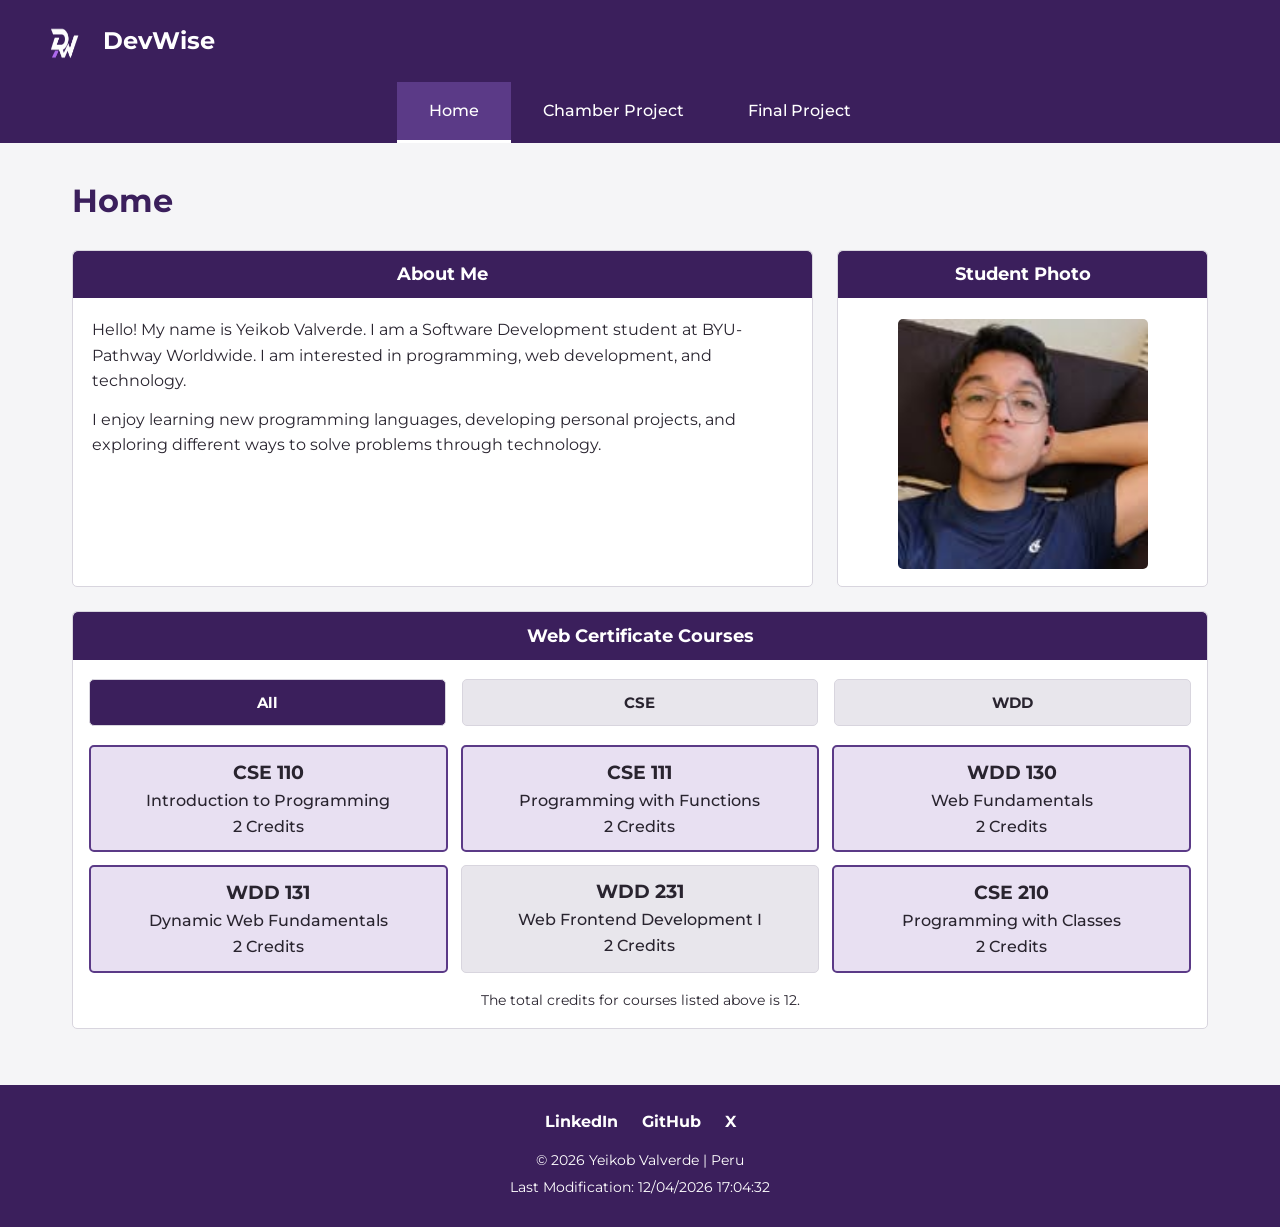
<file: index.html>
<!DOCTYPE html>
<html lang="en">
<head>
    <meta charset="UTF-8">
    <meta name="viewport" content="width=device-width, initial-scale=1.0">
    <meta name="description" content="Personal course home page for BYU-Idaho WDD231, Web Frontend Development.">
    <meta name="author" content="Yeikob Valverde">

    <title>Yeikob Valverde | WDD231 Course Home</title>

    <link rel="preconnect" href="https://fonts.googleapis.com">
    <link rel="preconnect" href="https://fonts.gstatic.com" crossorigin>
    <link href="https://fonts.googleapis.com/css2?family=Montserrat:wght@400;500;600;700&display=swap" rel="stylesheet">

    <link rel="stylesheet" href="styles/small.css">
    <link rel="stylesheet" href="styles/larger.css">

    <script src="scripts/navigation.js" defer></script>
    <script src="scripts/date.js" defer></script>
    <script src="scripts/courses.js" defer></script>
    <script src="scripts/course.js" defer></script>
</head>

<body>
    <header>
        <div class="header-content">
            <div class="brand">
                <img src="images/logo.webp" alt="" width="50" height="50">
                <span>DevWise</span>
            </div>

            <button id="menu-button" aria-label="Open navigation menu" aria-expanded="false" aria-controls="primary-navigation">
                <span class="hamburger-icon"></span>
            </button>
        </div>
    </header>

    <nav id="primary-navigation">
        <a href="index.html" class="active" aria-current="page">Home</a>
        <a href="chamber/index.html">Chamber Project</a>
        <a href="final/index.html">Final Project</a>
    </nav>

    <main>
        <h1>Home</h1>

        <div class="home-grid">
            <section class="about-section">
                <h2>About Me</h2>
                <div class="section-content">
                    <p>Hello! My name is Yeikob Valverde. I am a Software Development student at BYU-Pathway Worldwide. I am interested in programming, web development, and technology.</p>
                    <p>I enjoy learning new programming languages, developing personal projects, and exploring different ways to solve problems through technology.</p>
                </div>
            </section>

            <section class="photo-section">
                <h2>Student Photo</h2>
                <div class="section-content">
                    <img src="images/profile.jpg" alt="Portrait of Yeikob Valverde" width="300" height="300">
                </div>
            </section>
        </div>

        <section class="courses-section">
            <h2>Web Certificate Courses</h2>

            <div class="course-filters">
                <button type="button" id="all-courses" class="filter-button active">All</button>
                <button type="button" id="cse-courses" class="filter-button">CSE</button>
                <button type="button" id="wdd-courses" class="filter-button">WDD</button>
            </div>

            <div id="course-container" class="course-grid"></div>

            <p id="credit-total">The total credits for courses listed above is 0.</p>
        </section>
    </main>

    <footer>
        <div class="social-links">
            <a href="https://www.linkedin.com/" target="_blank" rel="noopener noreferrer" aria-label="LinkedIn">LinkedIn</a>
            <a href="https://github.com/" target="_blank" rel="noopener noreferrer" aria-label="GitHub">GitHub</a>
            <a href="https://x.com/" target="_blank" rel="noopener noreferrer" aria-label="X">X</a>
        </div>

        <p class="copyright">&copy; <span id="currentyear"></span> Yeikob Valverde | Peru</p>
        <p id="lastModified"></p>
    </footer>
</body>
</html>
</file>
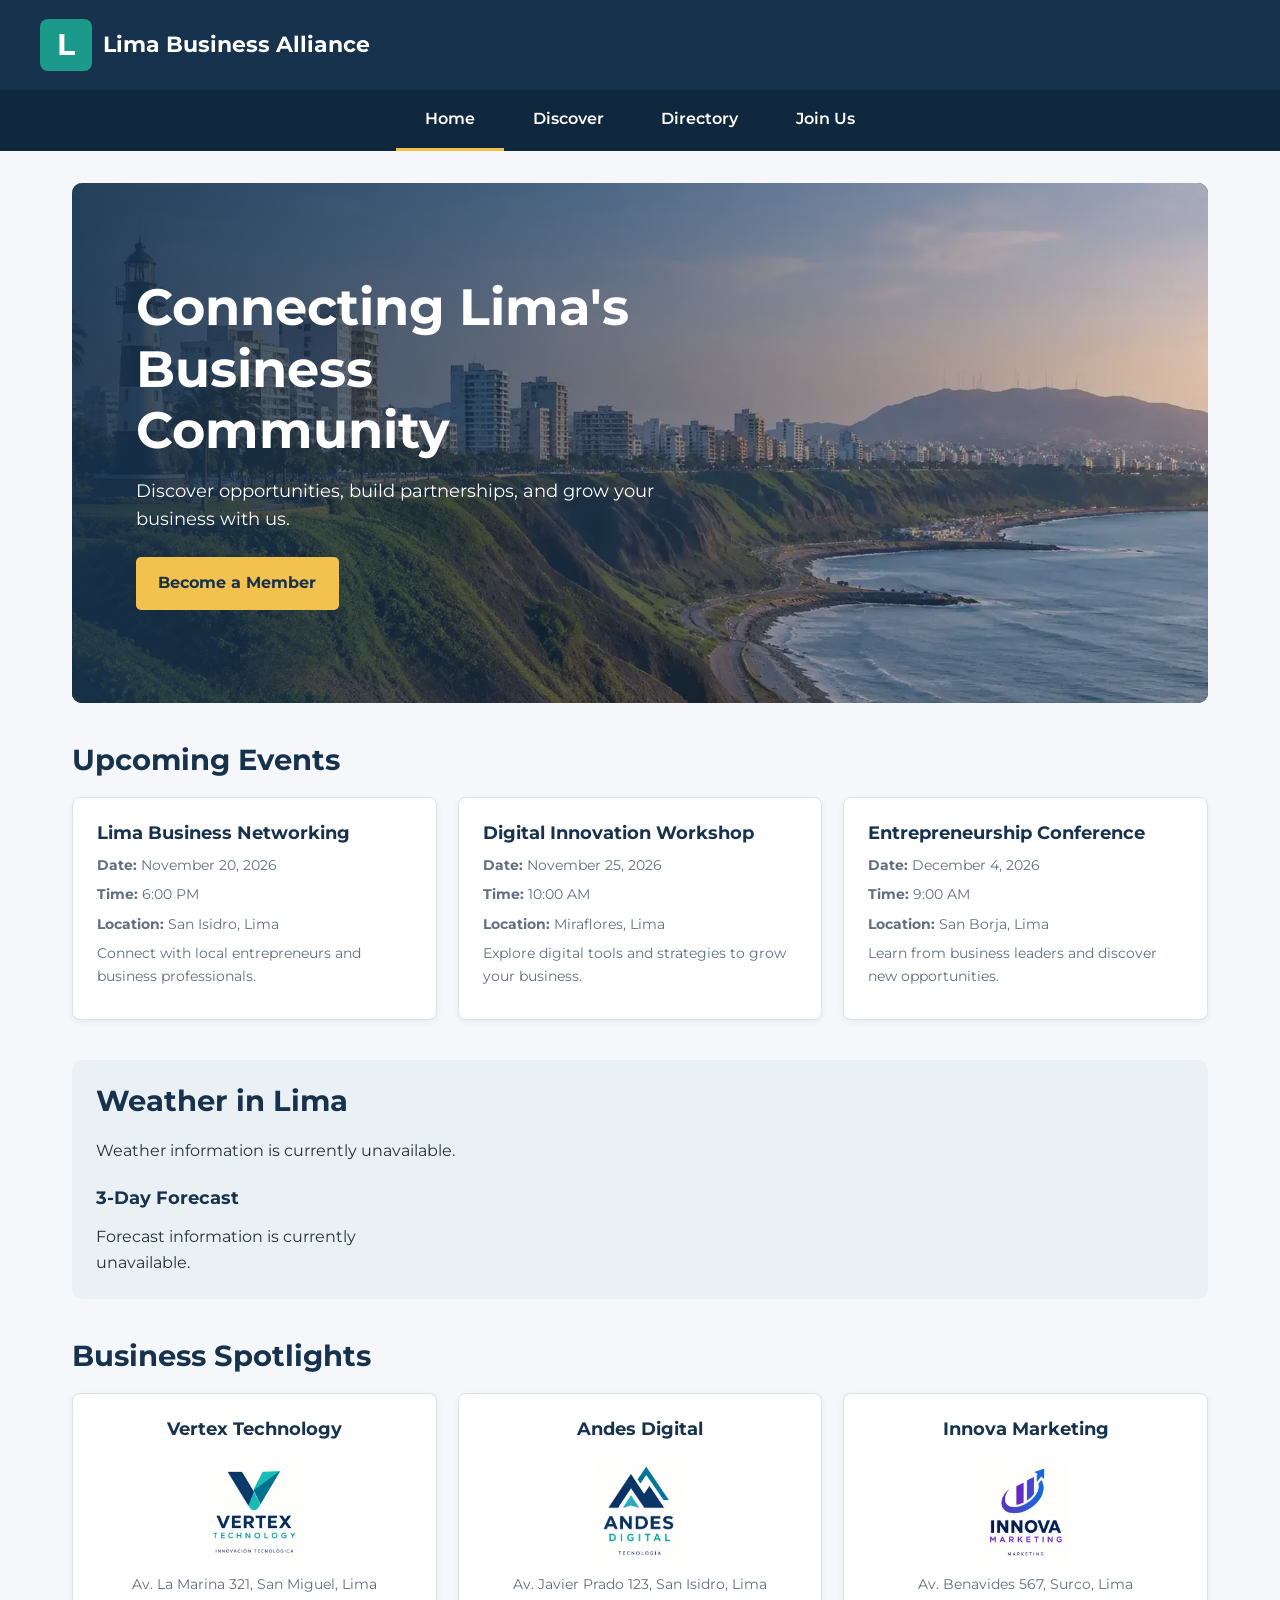
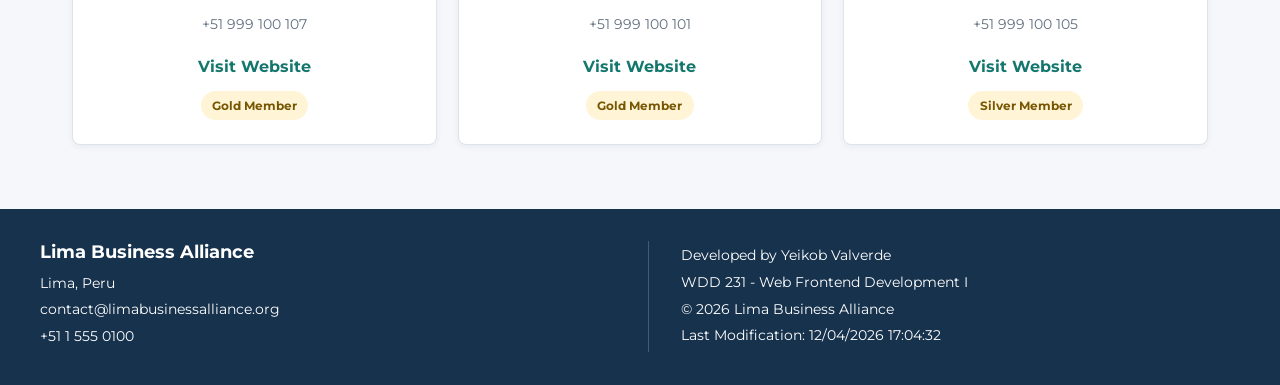
<file: chamber/index.html>
<!DOCTYPE html>
<html lang="en">
<head>
    <meta charset="UTF-8">
    <meta name="viewport" content="width=device-width, initial-scale=1.0">
    <meta name="description" content="Welcome to Lima Business Alliance. Discover business opportunities, upcoming events, and local companies in Lima, Peru.">
    <meta name="author" content="Yeikob Valverde">

    <title>Home | Lima Business Alliance</title>

    <meta property="og:title" content="Lima Business Alliance | Home">
    <meta property="og:description" content="Connect with businesses, discover opportunities, and grow together in Lima, Perú.">
    <meta property="og:image" content="https://yeikob1805.github.io/wdd231/chamber/images/social-preview.jpg">
    <meta property="og:url" content="https://yeikob1805.github.io/wdd231/chamber/index.html">
    <meta property="og:type" content="website">

    <link rel="icon" href="images/favicon.png" type="image/png">

    <link rel="preconnect" href="https://fonts.googleapis.com">
    <link rel="preconnect" href="https://fonts.gstatic.com" crossorigin>
    <link href="https://fonts.googleapis.com/css2?family=Montserrat:wght@400;500;600;700&display=swap" rel="stylesheet">

    <link rel="stylesheet" href="styles/normalize.css">
    <link rel="stylesheet" href="styles/small.css">
    <link rel="stylesheet" href="styles/larger.css">

    <script src="scripts/navigation.js" defer></script>
    <script src="scripts/date.js" defer></script>
    <script src="scripts/home.js" defer></script>
</head>

<body>
    <header>
        <div class="header-content">
            <a href="index.html" class="brand">
                <span class="brand-icon">L</span>
                <span class="brand-name">Lima Business Alliance</span>
            </a>

            <button id="menu-button" aria-label="Open navigation menu" aria-expanded="false" aria-controls="primary-navigation">
                <span class="hamburger-icon"></span>
            </button>
        </div>
    </header>

    <nav id="primary-navigation">
        <a href="index.html" class="active" aria-current="page">Home</a>
        <a href="discover.html">Discover</a>
        <a href="directory.html">Directory</a>
        <a href="join.html">Join Us</a>
    </nav>

    <main>
        <section class="hero">
            <img src="images/lima-hero.webp" alt="Panoramic view of Lima's coastline and city skyline">
            <div class="hero-content">
                <h1>Connecting Lima's Business Community</h1>
                <p>Discover opportunities, build partnerships, and grow your business with us.</p>
                <a href="join.html" class="cta-button">Become a Member</a>
            </div>
        </section>

        <section class="events-section">
            <h2>Upcoming Events</h2>
            <div id="events-container"></div>
        </section>

        <section class="weather-section">
            <h2>Weather in Lima</h2>
            <div id="current-weather"></div>
            <h3>3-Day Forecast</h3>
            <div id="weather-forecast"></div>
        </section>

        <section class="spotlights-section">
            <h2>Business Spotlights</h2>
            <div id="spotlights-container"></div>
        </section>
    </main>

    <footer>
        <div class="footer-content">
            <div class="contact-info">
                <h2>Lima Business Alliance</h2>
                <p>Lima, Peru</p>
                <p>contact@limabusinessalliance.org</p>
                <p>+51 1 555 0100</p>
            </div>

            <div class="development-info">
                <p>Developed by Yeikob Valverde</p>
                <p>WDD 231 - Web Frontend Development I</p>
                <p>&copy; <span id="currentyear"></span> Lima Business Alliance</p>
                <p id="lastModified"></p>
            </div>
        </div>
    </footer>
</body>
</html>
</file>
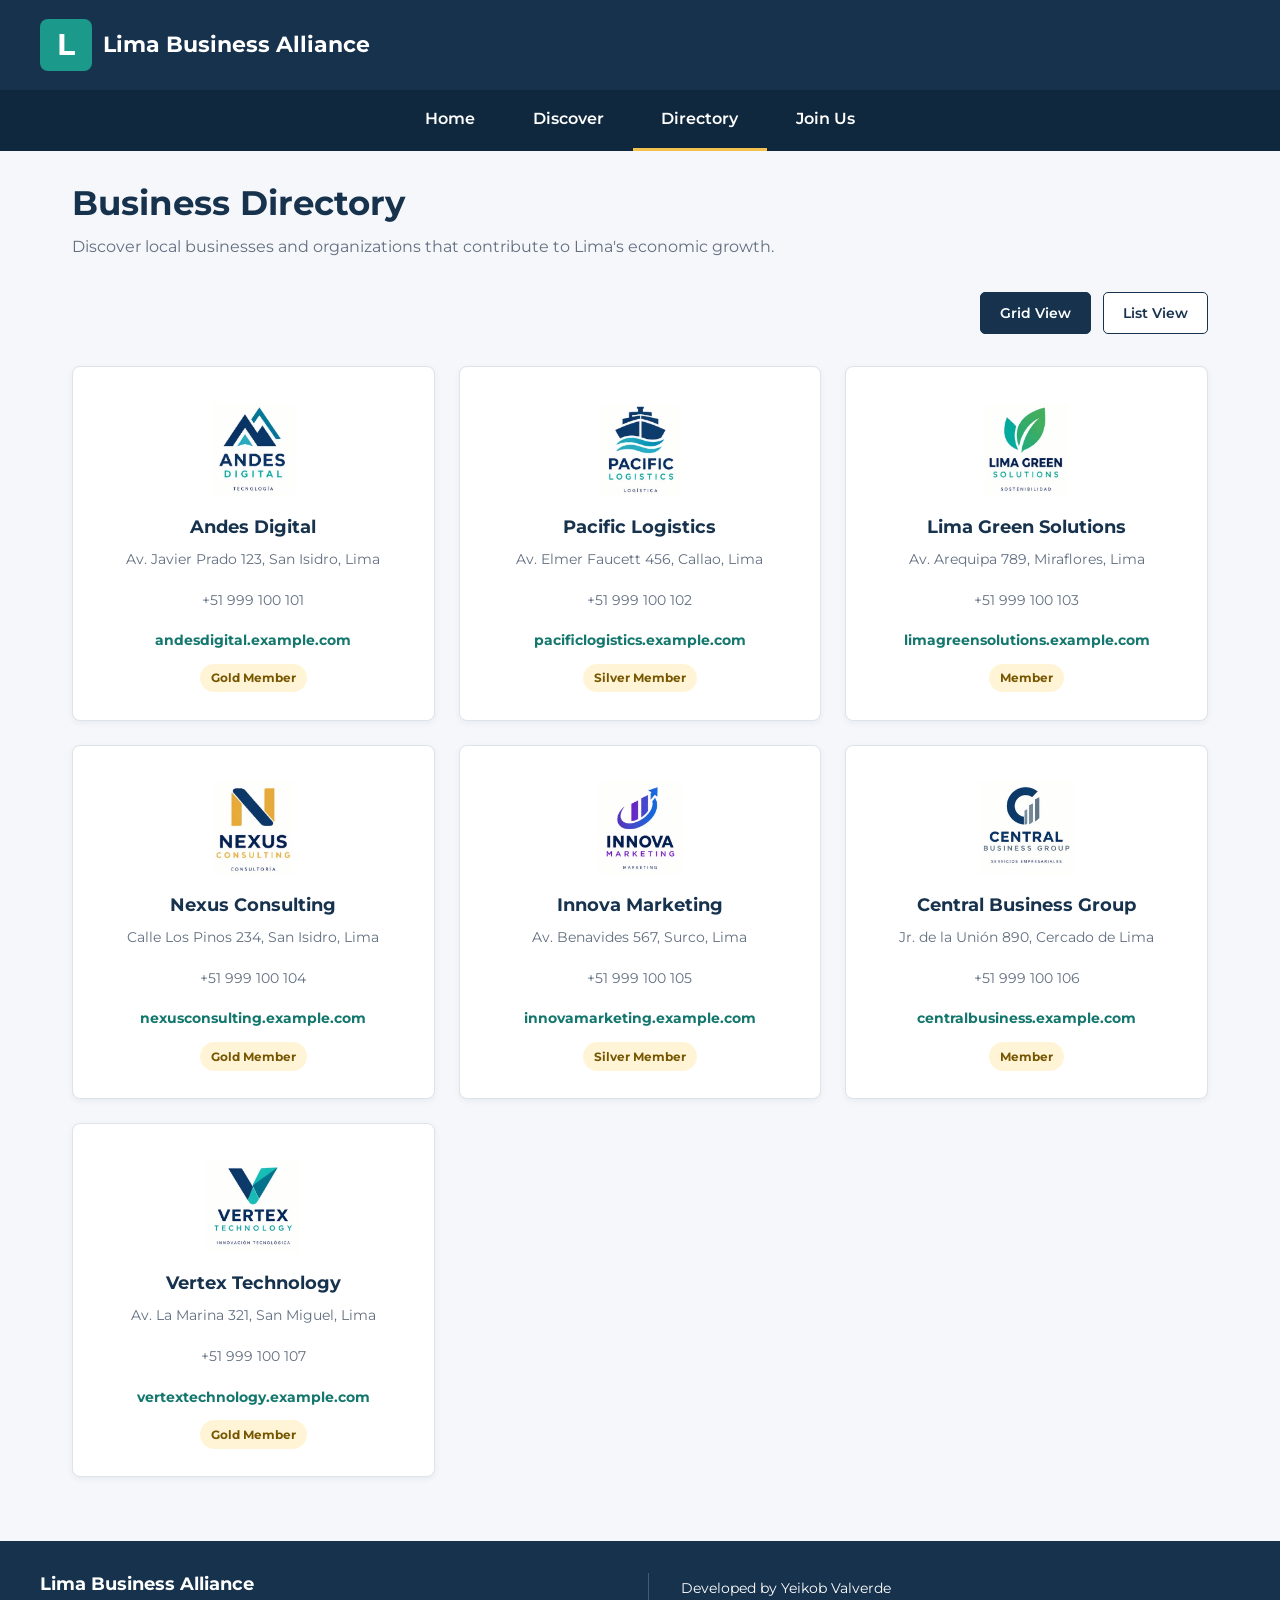
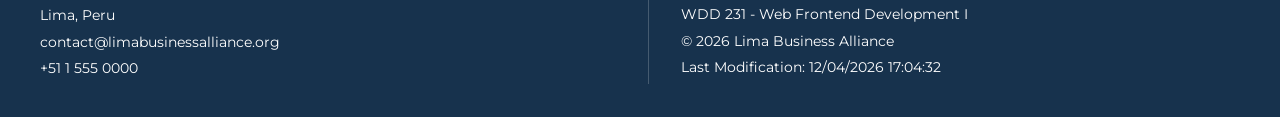
<file: chamber/directory.html>
<!DOCTYPE html>
<html lang="en">
<head>
    <meta charset="UTF-8">
    <meta name="viewport" content="width=device-width, initial-scale=1.0">
    <meta name="description" content="Explore the Lima Business Alliance directory and discover local businesses, services, and organizations in Lima, Peru.">
    <meta name="author" content="Yeikob Valverde">

    <title>Business Directory | Lima Business Alliance</title>

    <meta property="og:title" content="Lima Business Alliance | Business Directory">
    <meta property="og:description" content="Discover businesses and organizations in Lima, Peru. Connect with local companies and explore new business opportunities.">
    <meta property="og:image" content="https://Yeikob1805.github.io/wdd231/chamber/images/social-preview.jpg">
    <meta property="og:url" content="https://Yeikob1805.github.io/wdd231/chamber/directory.html">
    <meta property="og:type" content="website">

    <link rel="icon" href="images/favicon.png" type="image/png">

    <link rel="preconnect" href="https://fonts.googleapis.com">
    <link rel="preconnect" href="https://fonts.gstatic.com" crossorigin>
    <link href="https://fonts.googleapis.com/css2?family=Montserrat:wght@400;500;600;700&display=swap" rel="stylesheet">

    <link rel="stylesheet" href="styles/normalize.css">
    <link rel="stylesheet" href="styles/small.css">
    <link rel="stylesheet" href="styles/larger.css">

    <script src="scripts/navigation.js" defer></script>
    <script src="scripts/date.js" defer></script>
    <script src="scripts/directory.js" defer></script>
</head>

<body>
    <header>
        <div class="header-content">
            <a href="index.html" class="brand">
                <span class="brand-icon">L</span>
                <span class="brand-name">Lima Business Alliance</span>
            </a>

            <button id="menu-button" aria-label="Open navigation menu" aria-expanded="false" aria-controls="primary-navigation">
                <span class="hamburger-icon"></span>
            </button>
        </div>
    </header>

    <nav id="primary-navigation">
        <a href="index.html">Home</a>
        <a href="discover.html">Discover</a>
        <a href="directory.html" class="active" aria-current="page">Directory</a>
        <a href="join.html">Join Us</a>
    </nav>

    <main>
        <h1>Business Directory</h1>

        <p class="directory-intro">Discover local businesses and organizations that contribute to Lima's economic growth.</p>

        <div class="view-options">
            <button type="button" id="grid-view" class="view-button active" aria-pressed="true">Grid View</button>
            <button type="button" id="list-view" class="view-button" aria-pressed="false">List View</button>
        </div>

        <div id="members-container" class="members-grid"></div>
    </main>

    <footer>
        <div class="footer-content">
            <div class="contact-info">
                <h2>Lima Business Alliance</h2>
                <p>Lima, Peru</p>
                <p>contact@limabusinessalliance.org</p>
                <p>+51 1 555 0000</p>
            </div>

            <div class="development-info">
                <p>Developed by Yeikob Valverde</p>
                <p>WDD 231 - Web Frontend Development I</p>
                <p>&copy; <span id="currentyear"></span> Lima Business Alliance</p>
                <p id="lastModified"></p>
            </div>
        </div>
    </footer>
</body>
</html>
</file>
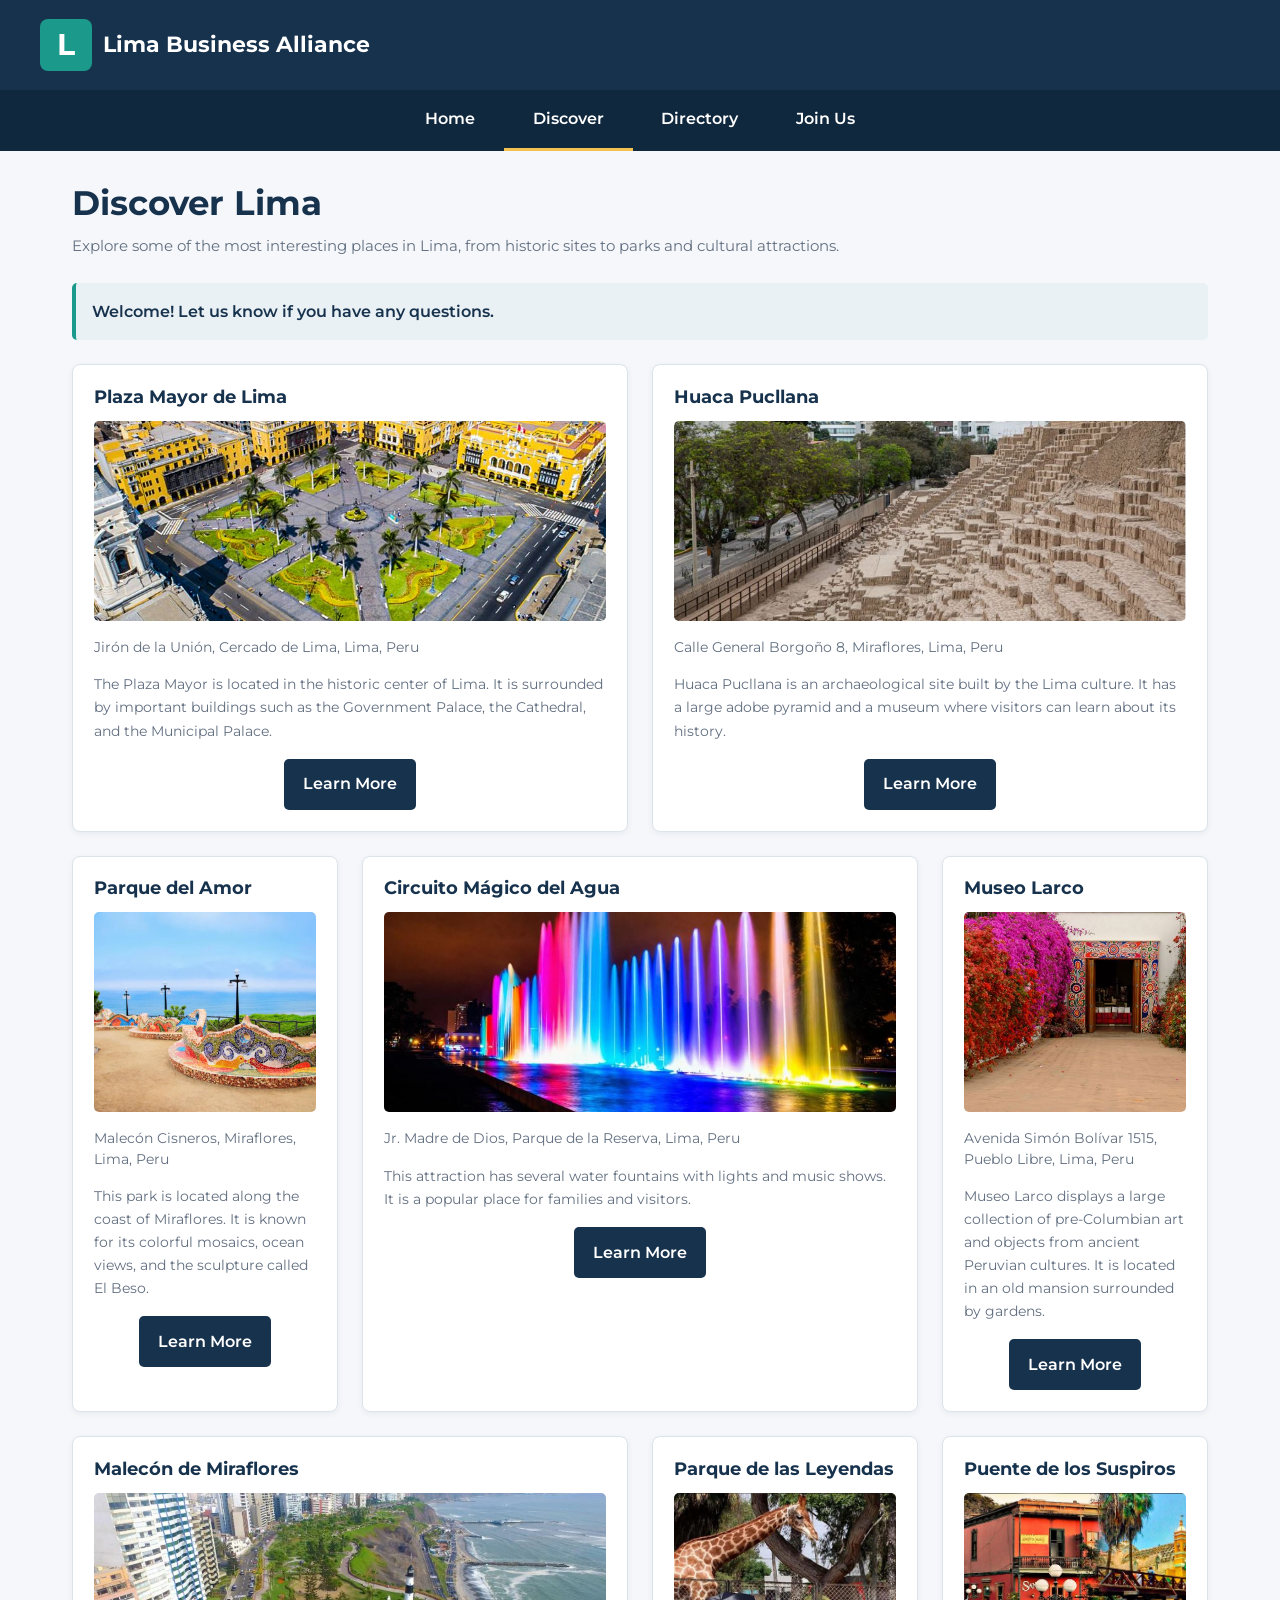
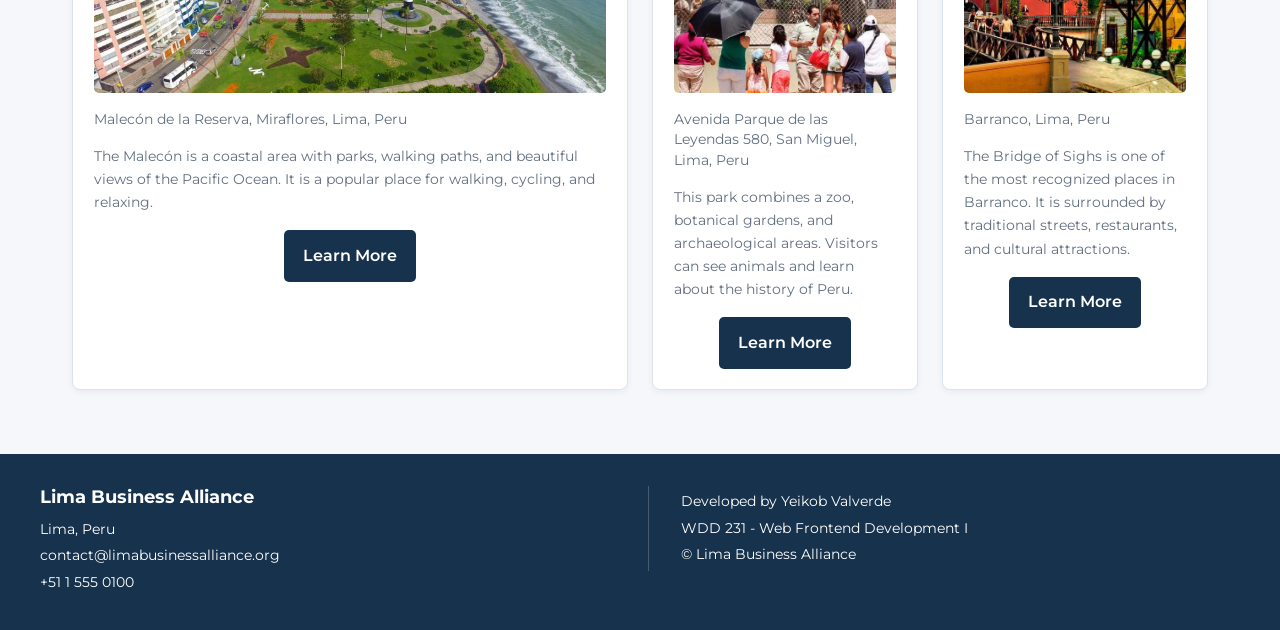
<file: chamber/discover.html>
<!DOCTYPE html>
<html lang="en">
<head>
    <meta charset="UTF-8">
    <meta name="viewport" content="width=device-width, initial-scale=1.0">
    <meta name="description" content="Discover interesting places, attractions, and important locations in Lima, Peru.">
    <meta name="author" content="Yeikob Valverde">
    <title>Discover | Lima Business Alliance</title>
    <meta property="og:title" content="Lima Business Alliance | Discover">
    <meta property="og:description" content="Explore interesting places and attractions in Lima, Peru.">
    <meta property="og:image" content="https://yeikob1805.github.io/wdd231/chamber/images/social-preview.jpg">
    <meta property="og:url" content="https://yeikob1805.github.io/wdd231/chamber/discover.html">
    <meta property="og:type" content="website">
    <link rel="icon" href="images/favicon.png" type="image/png">
    <link rel="preconnect" href="https://fonts.googleapis.com">
    <link rel="preconnect" href="https://fonts.gstatic.com" crossorigin>
    <link href="https://fonts.googleapis.com/css2?family=Montserrat:wght@400;500;600;700&display=swap" rel="stylesheet">
    <link rel="stylesheet" href="styles/normalize.css">
    <link rel="stylesheet" href="styles/small.css">
    <link rel="stylesheet" href="styles/larger.css">
    <script src="scripts/navigation.js" defer></script>
    <script src="scripts/discover.js" type="module"></script>
</head>
<body>
    <header>
        <div class="header-content">
            <a href="index.html" class="brand">
                <span class="brand-icon">L</span>
                <span class="brand-name">Lima Business Alliance</span>
            </a>
            <button id="menu-button" aria-label="Open navigation menu" aria-expanded="false" aria-controls="primary-navigation">
                <span class="hamburger-icon"></span>
            </button>
        </div>
    </header>
    <nav id="primary-navigation">
        <a href="index.html">Home</a>
        <a href="discover.html" class="active" aria-current="page">Discover</a>
        <a href="directory.html">Directory</a>
        <a href="join.html">Join Us</a>
    </nav>
    <main>
        <section class="discover-intro">
            <h1>Discover Lima</h1>
            <p>Explore some of the most interesting places in Lima, from historic sites to parks and cultural attractions.</p>
        </section>
        <section class="visit-message">
            <p id="visit-message">Welcome! Let us know if you have any questions.</p>
        </section>
        <section class="discover-container" id="discover-container" aria-label="Places of interest in Lima">
        </section>
    </main>
    <footer>
        <div class="footer-content">
            <div class="contact-info">
                <h2>Lima Business Alliance</h2>
                <p>Lima, Peru</p>
                <p>contact@limabusinessalliance.org</p>
                <p>+51 1 555 0100</p>
            </div>
            <div class="development-info">
                <p>Developed by Yeikob Valverde</p>
                <p>WDD 231 - Web Frontend Development I</p>
                <p>&copy; <span id="currentyear"></span> Lima Business Alliance</p>
                <p id="lastModified"></p>
            </div>
        </div>
    </footer>
</body>
</html>
</file>
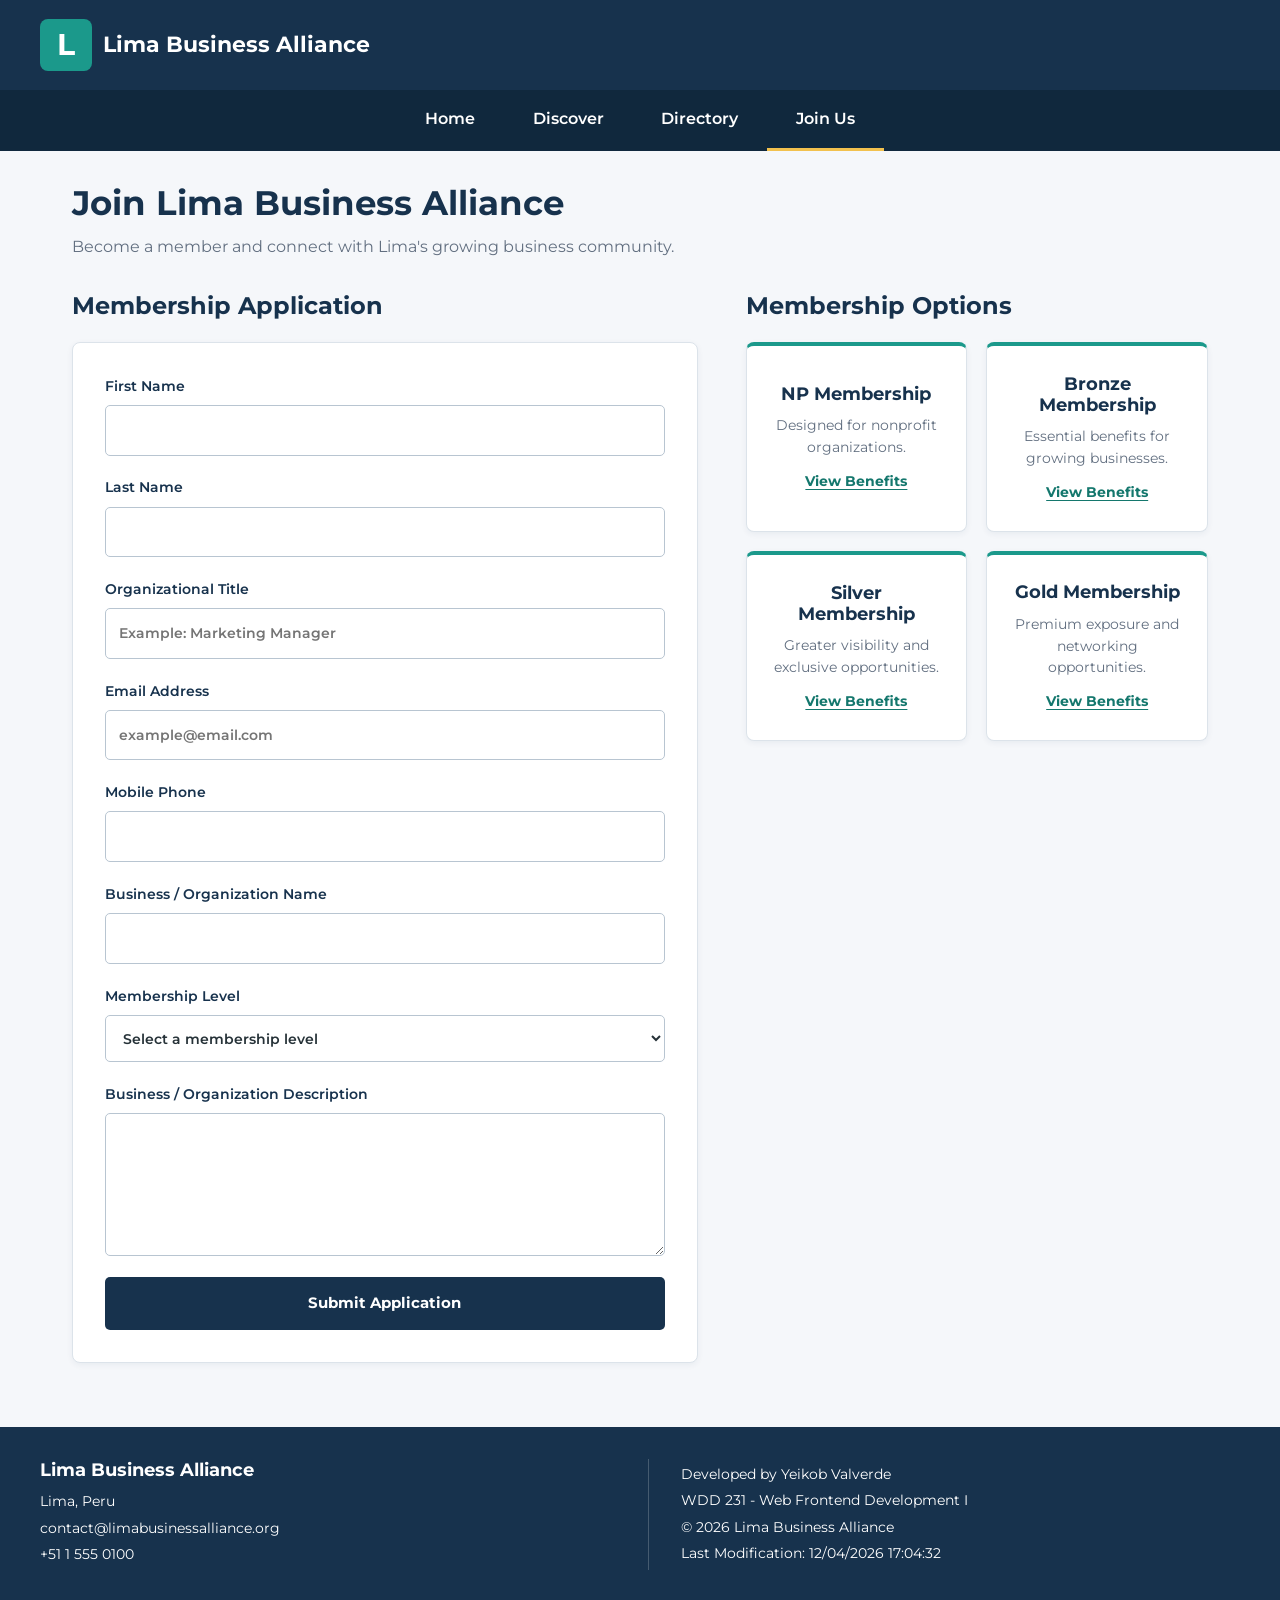
<file: chamber/join.html>
<!DOCTYPE html>
<html lang="en">
<head>
    <meta charset="UTF-8">
    <meta name="viewport" content="width=device-width, initial-scale=1.0">
    <meta name="description" content="Join the Lima Business Alliance and connect with businesses, entrepreneurs, and organizations across Lima, Peru.">
    <meta name="author" content="Yeikob Valverde">

    <title>Join the Chamber | Lima Business Alliance</title>

    <meta property="og:title" content="Join Lima Business Alliance">
    <meta property="og:description" content="Become a member of Lima Business Alliance and discover new business opportunities.">
    <meta property="og:image" content="https://yeikob1805.github.io/wdd231/chamber/images/social-preview.jpg">
    <meta property="og:url" content="https://yeikob1805.github.io/wdd231/chamber/join.html">
    <meta property="og:type" content="website">

    <link rel="icon" href="images/favicon.png" type="image/png">

    <link rel="preconnect" href="https://fonts.googleapis.com">
    <link rel="preconnect" href="https://fonts.gstatic.com" crossorigin>
    <link href="https://fonts.googleapis.com/css2?family=Montserrat:wght@400;500;600;700&display=swap" rel="stylesheet">

    <link rel="stylesheet" href="styles/normalize.css">
    <link rel="stylesheet" href="styles/small.css">
    <link rel="stylesheet" href="styles/larger.css">

    <script src="scripts/navigation.js" defer></script>
    <script src="scripts/date.js" defer></script>
    <script src="scripts/join.js" defer></script>
</head>

<body>
    <header>
        <div class="header-content">
            <a href="index.html" class="brand">
                <span class="brand-icon">L</span>
                <span class="brand-name">Lima Business Alliance</span>
            </a>

            <button id="menu-button" aria-label="Open navigation menu" aria-expanded="false" aria-controls="primary-navigation">
                <span class="hamburger-icon"></span>
            </button>
        </div>
    </header>

    <nav id="primary-navigation">
        <a href="index.html">Home</a>
        <a href="discover.html">Discover</a>
        <a href="directory.html">Directory</a>
        <a href="join.html" class="active" aria-current="page">Join Us</a>
    </nav>

    <main>
        <h1>Join Lima Business Alliance</h1>

        <p class="directory-intro">Become a member and connect with Lima's growing business community.</p>

        <div class="join-layout">
            <section class="application-section">
                <h2>Membership Application</h2>

                <form method="get" action="thankyou.html" class="join-form">

                    <label class="form-field">
                        First Name
                        <input type="text" name="firstName" title="Enter your first name" autocomplete="given-name" required>
                    </label>

                    <label class="form-field">
                        Last Name
                        <input type="text" name="lastName" title="Enter your last name" autocomplete="family-name" required>
                    </label>

                    <label class="form-field">
                        Organizational Title
                        <input type="text" name="organizationTitle" title="Enter your title within your organization. Use at least seven letters, spaces, or hyphens." autocomplete="organization-title" pattern="[A-Za-z -]{7,}" placeholder="Example: Marketing Manager">
                    </label>

                    <label class="form-field">
                        Email Address
                        <input type="email" name="email" title="Enter your email address" autocomplete="email" placeholder="example@email.com" required>
                    </label>

                    <label class="form-field">
                        Mobile Phone
                        <input type="tel" name="phone" title="Enter your mobile phone number" autocomplete="tel" required>
                    </label>

                    <label class="form-field">
                        Business / Organization Name
                        <input type="text" name="organization" title="Enter your business or organization name" autocomplete="organization" required>
                    </label>

                    <label class="form-field">
                        Membership Level
                        <select name="membership" title="Select your membership level" autocomplete="off" required>
                            <option value="" disabled selected>Select a membership level</option>
                            <option value="np">NP Membership</option>
                            <option value="bronze">Bronze Membership</option>
                            <option value="silver">Silver Membership</option>
                            <option value="gold">Gold Membership</option>
                        </select>
                    </label>

                    <label class="form-field">
                        Business / Organization Description
                        <textarea name="description" title="Describe your business or organization" autocomplete="off" rows="5"></textarea>
                    </label>

                    <input type="hidden" name="timestamp" id="timestamp" autocomplete="off">

                    <input type="submit" value="Submit Application" class="submit-button">
                </form>
            </section>

            <section class="membership-section">
                <h2>Membership Options</h2>

                <div class="membership-cards">

                    <article class="membership-card">
                        <h3>NP Membership</h3>
                        <p>Designed for nonprofit organizations.</p>
                        <a href="#np-dialog" class="membership-link" data-dialog="np-dialog">View Benefits</a>
                    </article>

                    <article class="membership-card">
                        <h3>Bronze Membership</h3>
                        <p>Essential benefits for growing businesses.</p>
                        <a href="#bronze-dialog" class="membership-link" data-dialog="bronze-dialog">View Benefits</a>
                    </article>

                    <article class="membership-card">
                        <h3>Silver Membership</h3>
                        <p>Greater visibility and exclusive opportunities.</p>
                        <a href="#silver-dialog" class="membership-link" data-dialog="silver-dialog">View Benefits</a>
                    </article>

                    <article class="membership-card">
                        <h3>Gold Membership</h3>
                        <p>Premium exposure and networking opportunities.</p>
                        <a href="#gold-dialog" class="membership-link" data-dialog="gold-dialog">View Benefits</a>
                    </article>

                </div>
            </section>
        </div>

        <dialog id="np-dialog" class="membership-dialog">
            <h2>NP Membership Benefits</h2>
            <p>Designed for nonprofit organizations with no membership fee.</p>
            <ul>
                <li>Access to community networking events.</li>
                <li>Basic business directory listing.</li>
                <li>Access to selected educational resources.</li>
            </ul>
            <button type="button" class="dialog-close">Close</button>
        </dialog>

        <dialog id="bronze-dialog" class="membership-dialog">
            <h2>Bronze Membership Benefits</h2>
            <p>Essential support for small and growing businesses.</p>
            <ul>
                <li>All NP membership benefits.</li>
                <li>Discounts on selected chamber events.</li>
                <li>Access to business training sessions.</li>
            </ul>
            <button type="button" class="dialog-close">Close</button>
        </dialog>

        <dialog id="silver-dialog" class="membership-dialog">
            <h2>Silver Membership Benefits</h2>
            <p>More opportunities to promote your business.</p>
            <ul>
                <li>All Bronze membership benefits.</li>
                <li>Priority access to networking events.</li>
                <li>Additional advertising opportunities.</li>
                <li>Eligibility for business spotlights.</li>
            </ul>
            <button type="button" class="dialog-close">Close</button>
        </dialog>

        <dialog id="gold-dialog" class="membership-dialog">
            <h2>Gold Membership Benefits</h2>
            <p>Premium benefits for established businesses.</p>
            <ul>
                <li>All Silver membership benefits.</li>
                <li>Premium homepage advertising opportunities.</li>
                <li>Exclusive business networking events.</li>
                <li>Priority promotional opportunities.</li>
            </ul>
            <button type="button" class="dialog-close">Close</button>
        </dialog>
    </main>

    <footer>
        <div class="footer-content">
            <div class="contact-info">
                <h2>Lima Business Alliance</h2>
                <p>Lima, Peru</p>
                <p>contact@limabusinessalliance.org</p>
                <p>+51 1 555 0100</p>
            </div>

            <div class="development-info">
                <p>Developed by Yeikob Valverde</p>
                <p>WDD 231 - Web Frontend Development I</p>
                <p>&copy; <span id="currentyear"></span> Lima Business Alliance</p>
                <p id="lastModified"></p>
            </div>
        </div>
    </footer>
</body>
</html>
</file>
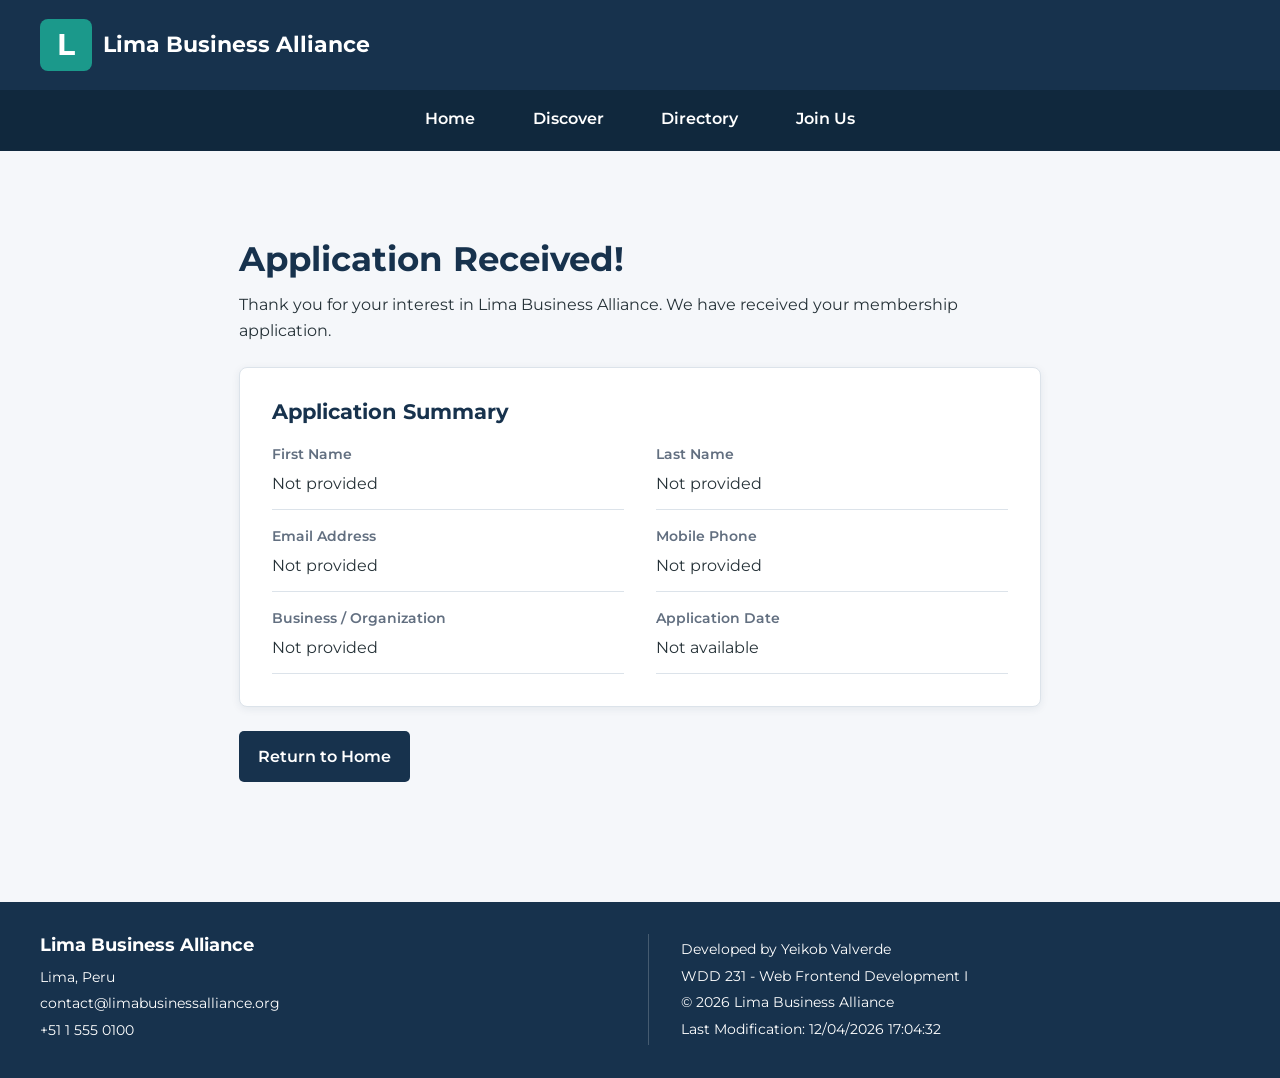
<file: chamber/thankyou.html>
<!DOCTYPE html>
<html lang="en">
<head>
    <meta charset="UTF-8">
    <meta name="viewport" content="width=device-width, initial-scale=1.0">
    <meta name="description" content="Thank you for applying to join Lima Business Alliance. Review your membership application details.">
    <meta name="author" content="Yeikob Valverde">

    <title>Application Received | Lima Business Alliance</title>

    <meta property="og:title" content="Application Received | Lima Business Alliance">
    <meta property="og:description" content="Thank you for your interest in Lima Business Alliance.">
    <meta property="og:image" content="https://yeikob1805.github.io/wdd231/chamber/images/social-preview.jpg">
    <meta property="og:url" content="https://yeikob1805.github.io/wdd231/chamber/thankyou.html">
    <meta property="og:type" content="website">

    <link rel="icon" href="images/favicon.png" type="image/png">

    <link rel="preconnect" href="https://fonts.googleapis.com">
    <link rel="preconnect" href="https://fonts.gstatic.com" crossorigin>
    <link href="https://fonts.googleapis.com/css2?family=Montserrat:wght@400;500;600;700&display=swap" rel="stylesheet">

    <link rel="stylesheet" href="styles/normalize.css">
    <link rel="stylesheet" href="styles/small.css">
    <link rel="stylesheet" href="styles/larger.css">

    <script src="scripts/navigation.js" defer></script>
    <script src="scripts/date.js" defer></script>
    <script src="scripts/thankyou.js" defer></script>
</head>

<body>
    <header>
        <div class="header-content">
            <a href="index.html" class="brand">
                <span class="brand-icon">L</span>
                <span class="brand-name">Lima Business Alliance</span>
            </a>

            <button id="menu-button" aria-label="Open navigation menu" aria-expanded="false" aria-controls="primary-navigation">
                <span class="hamburger-icon"></span>
            </button>
        </div>
    </header>

    <nav id="primary-navigation">
        <a href="index.html">Home</a>
        <a href="discover.html">Discover</a>
        <a href="directory.html">Directory</a>
        <a href="join.html">Join Us</a>
    </nav>

    <main>
        <section class="thankyou-section">
            <h1>Application Received!</h1>
            <p>Thank you for your interest in Lima Business Alliance. We have received your membership application.</p>

            <div class="application-summary">
                <h2>Application Summary</h2>

                <dl>
                    <div>
                        <dt>First Name</dt>
                        <dd id="firstName"></dd>
                    </div>

                    <div>
                        <dt>Last Name</dt>
                        <dd id="lastName"></dd>
                    </div>

                    <div>
                        <dt>Email Address</dt>
                        <dd id="email"></dd>
                    </div>

                    <div>
                        <dt>Mobile Phone</dt>
                        <dd id="phone"></dd>
                    </div>

                    <div>
                        <dt>Business / Organization</dt>
                        <dd id="organization"></dd>
                    </div>

                    <div>
                        <dt>Application Date</dt>
                        <dd id="timestamp"></dd>
                    </div>
                </dl>
            </div>

            <a href="index.html" class="return-link">Return to Home</a>
        </section>
    </main>

    <footer>
        <div class="footer-content">
            <div class="contact-info">
                <h2>Lima Business Alliance</h2>
                <p>Lima, Peru</p>
                <p>contact@limabusinessalliance.org</p>
                <p>+51 1 555 0100</p>
            </div>

            <div class="development-info">
                <p>Developed by Yeikob Valverde</p>
                <p>WDD 231 - Web Frontend Development I</p>
                <p>&copy; <span id="currentyear"></span> Lima Business Alliance</p>
                <p id="lastModified"></p>
            </div>
        </div>
    </footer>
</body>
</html>
</file>
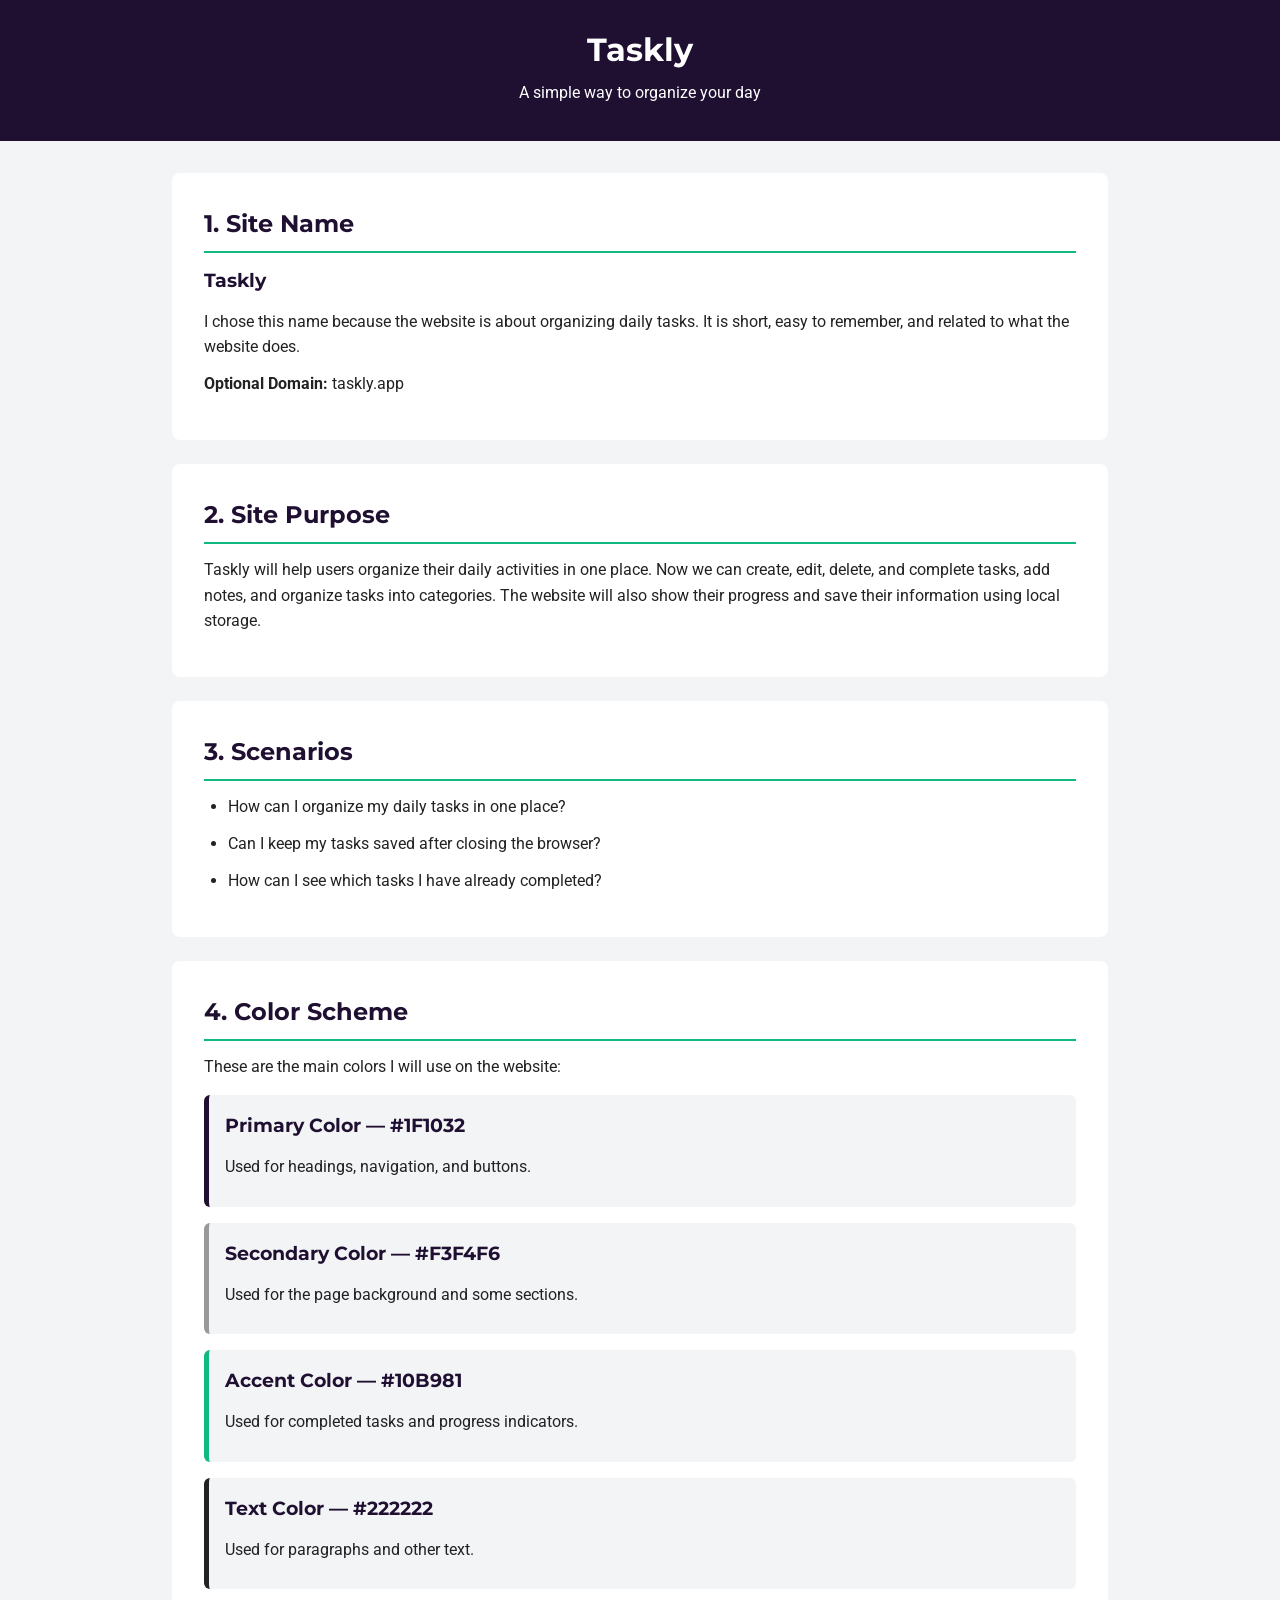
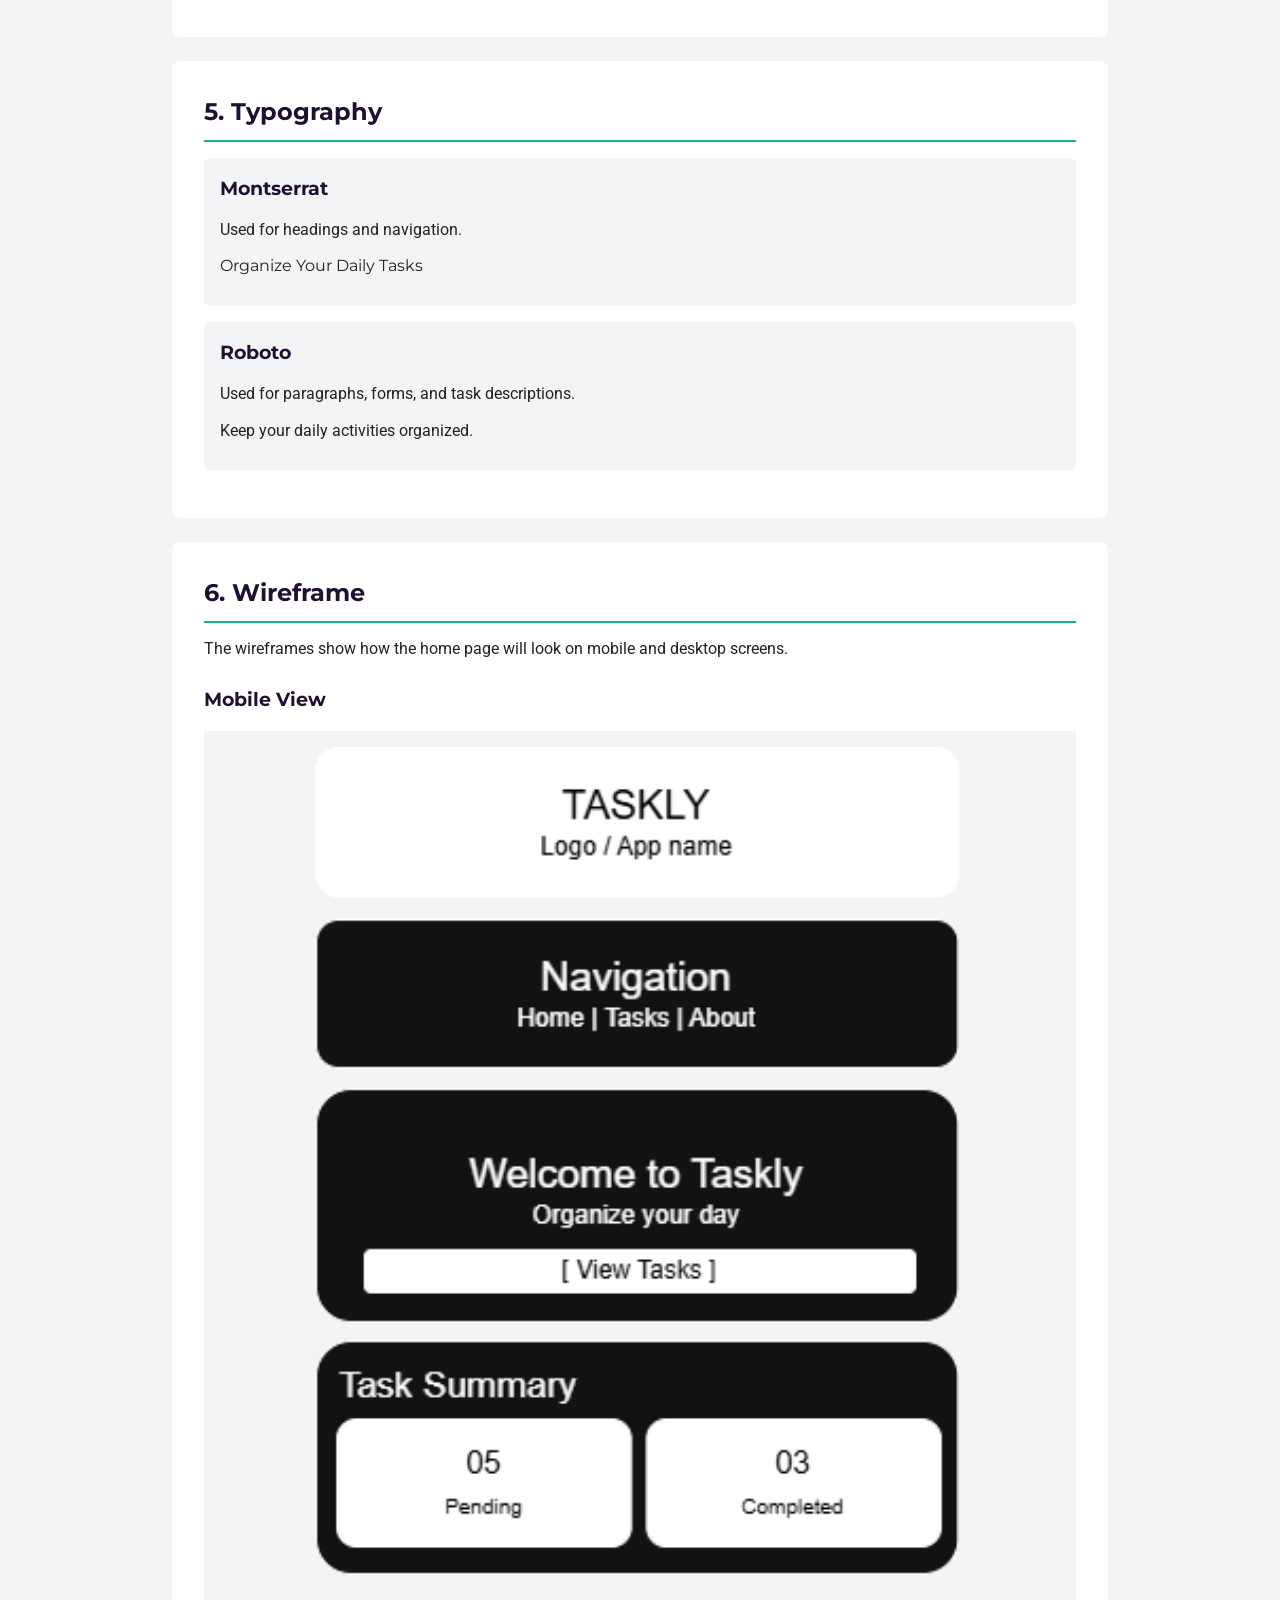
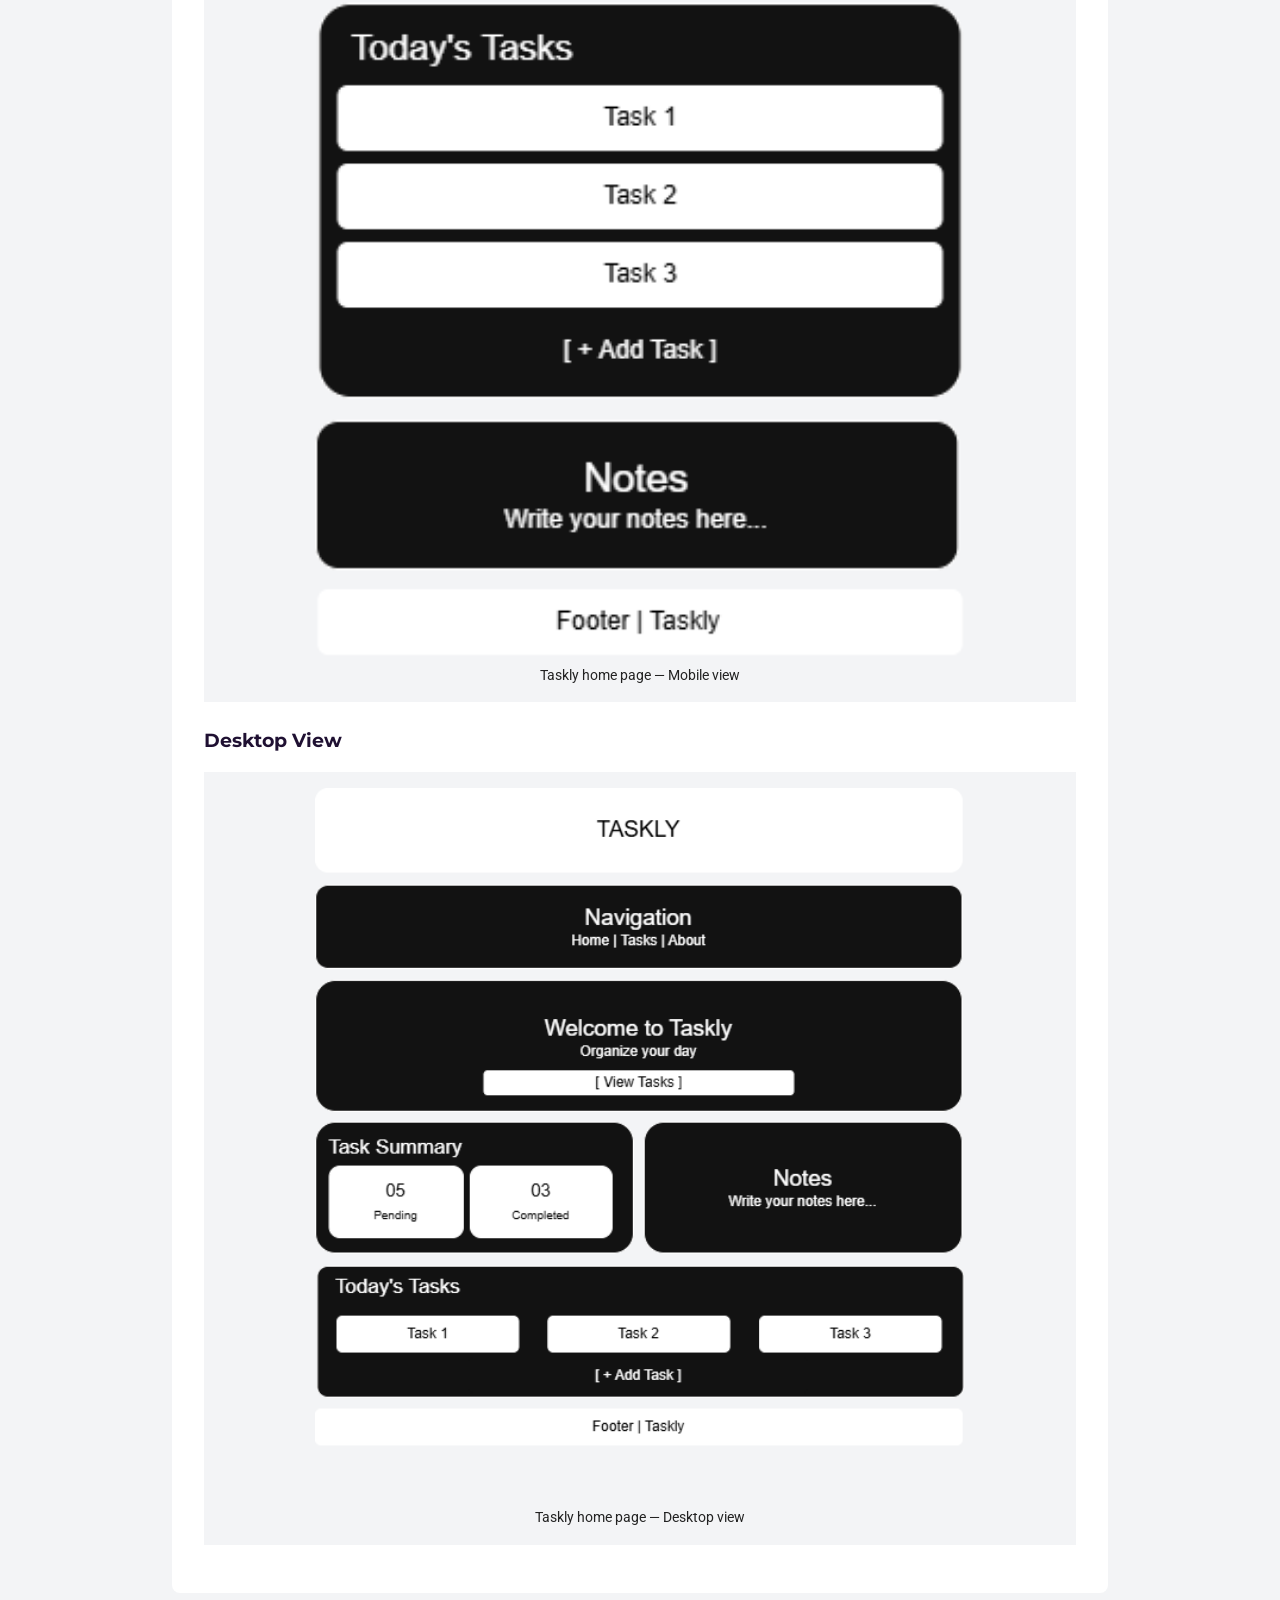
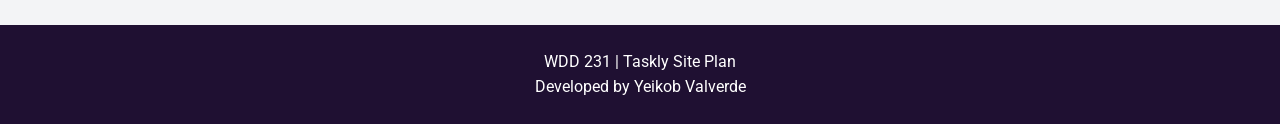
<file: taskly/siteplan.html>
<!DOCTYPE html>
<html lang="en-US">
<head>
    <meta charset="UTF-8">
    <meta name="viewport" content="width=device-width, initial-scale=1.0">
    <meta name="description" content="Site plan for Taskly, a personal task organizer.">
    <meta name="author" content="Yeikob Valverde">
    <title>Taskly | Site Plan</title>
    <link rel="preconnect" href="https://fonts.googleapis.com">
    <link rel="preconnect" href="https://fonts.gstatic.com" crossorigin>
    <link href="https://fonts.googleapis.com/css2?family=Montserrat:wght@400;600;700&family=Roboto:wght@400;500&display=swap" rel="stylesheet">
    <link rel="stylesheet" href="styles/siteplan.css">
</head>
<body>
<header>
    <h1>Taskly</h1>
    <p>A simple way to organize your day</p>
</header>
<main>
    <section>
        <h2>1. Site Name</h2>
        <h3>Taskly</h3>
        <p>I chose this name because the website is about organizing daily tasks. It is short, easy to remember, and related to what the website does.</p>
        <p><strong>Optional Domain:</strong> taskly.app</p>
    </section>
    <section>
        <h2>2. Site Purpose</h2>
        <p>Taskly will help users organize their daily activities in one place. Now we can create, edit, delete, and complete tasks, add notes, and organize tasks into categories. The website will also show their progress and save their information using local storage.</p>
    </section>
    <section>
        <h2>3. Scenarios</h2>
        <ul>
            <li>How can I organize my daily tasks in one place?</li>
            <li>Can I keep my tasks saved after closing the browser?</li>
            <li>How can I see which tasks I have already completed?</li>
        </ul>
    </section>
    <section>
        <h2>4. Color Scheme</h2>
        <p>These are the main colors I will use on the website:</p>
        <div class="color-card primary">
            <h3>Primary Color — #1F1032</h3>
            <p>Used for headings, navigation, and buttons.</p>
        </div>
        <div class="color-card secondary">
            <h3>Secondary Color — #F3F4F6</h3>
            <p>Used for the page background and some sections.</p>
        </div>
        <div class="color-card accent">
            <h3>Accent Color — #10B981</h3>
            <p>Used for completed tasks and progress indicators.</p>
        </div>
        <div class="color-card text-color">
            <h3>Text Color — #222222</h3>
            <p>Used for paragraphs and other text.</p>
        </div>
    </section>
    <section>
        <h2>5. Typography</h2>
        <div class="font-example">
            <h3>Montserrat</h3>
            <p>Used for headings and navigation.</p>
            <p class="montserrat-sample">Organize Your Daily Tasks</p>
        </div>
        <div class="font-example">
            <h3>Roboto</h3>
            <p>Used for paragraphs, forms, and task descriptions.</p>
            <p class="roboto-sample">Keep your daily activities organized.</p>
        </div>
    </section>
    <section>
        <h2>6. Wireframe</h2>
        <p>The wireframes show how the home page will look on mobile and desktop screens.</p>
        <div class="wireframe-section">
            <h3>Mobile View</h3>
            <figure class="wireframe-image">
                <img src="images/wireframe-mobile.png" alt="Mobile wireframe of the Taskly home page" loading="lazy">
                <figcaption>Taskly home page — Mobile view</figcaption>
            </figure>
        </div>
        <div class="wireframe-section">
            <h3>Desktop View</h3>
            <figure class="wireframe-image">
                <img src="images/wireframe-desktop.png" alt="Desktop wireframe of the Taskly home page" loading="lazy">
                <figcaption>Taskly home page — Desktop view</figcaption>
            </figure>
        </div>
    </section>
</main>
<footer>
    <p>WDD 231 | Taskly Site Plan</p>
    <p>Developed by Yeikob Valverde</p>
</footer>
</body>
</html>
</file>
<file: styles/small.css>
:root {
    --primary-color: #3B1F5C;
    --secondary-color: #5B3A87;
    --background-color: #F5F5F7;
    --card-color: #FFFFFF;
    --text-color: #29242F;
    --border-color: #D8D5DE;
    --completed-color: #E8E0F2;
}

* {
    margin: 0;
    padding: 0;
    box-sizing: border-box;
}

body {
    font-family: 'Montserrat', sans-serif;
    background-color: var(--background-color);
    color: var(--text-color);
    line-height: 1.6;
}

header {
    background-color: var(--primary-color);
    color: white;
    padding: 0.8rem 1rem;
}

.header-content {
    display: flex;
    justify-content: space-between;
    align-items: center;
}

.brand {
    display: flex;
    align-items: center;
    gap: 0.8rem;
    font-size: 1.2rem;
    font-weight: 700;
}

.brand img {
    width: 45px;
    height: 45px;
}

#menu-button {
    background: none;
    border: none;
    color: white;
    cursor: pointer;
    width: 40px;
    height: 40px;
    display: flex;
    justify-content: center;
    align-items: center;
}

.hamburger-icon,
.hamburger-icon::before,
.hamburger-icon::after {
    display: block;
    width: 25px;
    height: 3px;
    background-color: white;
    border-radius: 2px;
}

.hamburger-icon {
    position: relative;
}

.hamburger-icon::before,
.hamburger-icon::after {
    content: "";
    position: absolute;
    left: 0;
}

.hamburger-icon::before {
    top: -8px;
}

.hamburger-icon::after {
    top: 8px;
}

nav {
    display: none;
    flex-direction: column;
    background-color: var(--primary-color);
}

nav.open {
    display: flex;
}

nav a {
    display: block;
    color: white;
    text-decoration: none;
    padding: 0.9rem 1rem;
    border-top: 1px solid rgba(255, 255, 255, 0.15);
    font-weight: 500;
}

nav a.active {
    background-color: var(--secondary-color);
}

nav a:hover {
    background-color: var(--secondary-color);
}

main {
    max-width: 1200px;
    margin: 0 auto;
    padding: 1rem;
}

h1 {
    font-size: 1.8rem;
    margin-bottom: 1rem;
    color: var(--primary-color);
}

h2 {
    background-color: var(--primary-color);
    color: white;
    text-align: center;
    padding: 0.6rem;
    font-size: 1.1rem;
    border-radius: 5px 5px 0 0;
}

.home-grid {
    display: grid;
    grid-template-columns: 1fr;
    gap: 1rem;
}

.about-section,
.photo-section,
.courses-section {
    background-color: var(--card-color);
    border: 1px solid var(--border-color);
    border-radius: 5px;
    overflow: hidden;
}

.section-content {
    padding: 1rem;
    min-height: 150px;
}

.about-section p {
    margin-bottom: 0.8rem;
}

.photo-section .section-content {
    display: flex;
    justify-content: center;
    align-items: center;
}

.photo-section img {
    width: 100%;
    max-width: 300px;
    height: auto;
    aspect-ratio: 1 / 1;
    object-fit: cover;
    border-radius: 5px;
}

.courses-section {
    margin-top: 1rem;
}

.course-filters {
    display: grid;
    grid-template-columns: repeat(3, 1fr);
    gap: 0.5rem;
    padding: 1rem 0.8rem;
}

.filter-button {
    padding: 0.7rem 0.3rem;
    border: 1px solid var(--border-color);
    border-radius: 5px;
    background-color: #E8E6EC;
    color: var(--text-color);
    font-family: inherit;
    font-size: 0.95rem;
    font-weight: 700;
    cursor: pointer;
}

.filter-button:hover,
.filter-button.active {
    background-color: var(--primary-color);
    color: white;
}

.course-grid {
    display: grid;
    grid-template-columns: 1fr;
    gap: 0.7rem;
    padding: 0 0.8rem 1rem;
}

.course-card {
    background-color: #E8E6EC;
    border: 1px solid var(--border-color);
    border-radius: 5px;
    padding: 0.7rem;
    text-align: center;
    font-weight: 500;
}

.course-card.completed {
    background-color: var(--completed-color);
    border: 2px solid var(--secondary-color);
}

#credit-total {
    text-align: center;
    font-size: 0.9rem;
    padding: 0 0.8rem 1rem;
}

footer {
    background-color: var(--primary-color);
    color: white;
    text-align: center;
    padding: 1rem;
    margin-top: 1.5rem;
}

.social-links {
    display: flex;
    justify-content: center;
    gap: 1.5rem;
    margin-bottom: 1rem;
}

.social-links a {
    color: white;
    text-decoration: none;
    font-weight: 700;
}

.social-links a:hover {
    color: #D8C4F0;
}

footer p {
    font-size: 0.85rem;
    margin: 0.3rem 0;
}
</file>
<file: styles/larger.css>
@media screen and (min-width: 768px) {

    header {
        padding: 1rem 2rem;
    }

    .header-content {
        max-width: 1200px;
        margin: 0 auto;
    }

    .brand {
        font-size: 1.5rem;
    }

    .brand img {
        width: 50px;
        height: 50px;
    }

    #menu-button {
        display: none;
    }

    nav {
        display: flex;
        flex-direction: row;
        justify-content: center;
        padding: 0 2rem;
    }

    nav a {
        padding: 1rem 2rem;
        border-top: none;
        border-bottom: 3px solid transparent;
        transition: background-color 0.2s ease;
    }

    nav a.active {
        border-bottom-color: white;
    }

    nav a:hover {
        background-color: var(--secondary-color);
        border-bottom-color: #D8C4F0;
    }

    main {
        padding: 1.5rem 2rem;
    }

    h1 {
        font-size: 2rem;
        margin-bottom: 1.5rem;
    }

    .home-grid {
        grid-template-columns: 2fr 1fr;
        gap: 1.5rem;
        align-items: stretch;
    }

    .section-content {
        min-height: 180px;
        padding: 1.2rem;
    }

    .photo-section .section-content {
        height: calc(100% - 43px);
    }

    .photo-section img {
        width: 100%;
        max-width: 220px;
    }

    .courses-section {
        margin-top: 1.5rem;
    }

    .course-filters {
        gap: 1rem;
        padding: 1.2rem 1rem;
    }

    .course-grid {
        grid-template-columns: repeat(3, 1fr);
        gap: 0.8rem;
        padding: 0 1rem 1rem;
    }

    .filter-button {
        padding: 0.8rem;
    }

    footer {
        padding: 1.5rem;
    }
}

@media screen and (min-width: 1100px) {

    main {
        padding: 2rem;
    }

    .home-grid {
        grid-template-columns: 2fr 1fr;
        gap: 1.5rem;
    }

    .section-content {
        min-height: 190px;
    }

    .photo-section img {
        max-width: 250px;
    }

    .course-grid {
        grid-template-columns: repeat(3, 1fr);
    }
}
</file>
<file: chamber/styles/small.css>
:root {
    --primary-color: #17324D;
    --secondary-color: #1B998B;
    --accent-color: #F2C14E;
    --background-color: #F5F7FA;
    --card-color: var(--white);
    --text-color: #263238;
    --muted-color: #626F80;
    --border-color: #DCE3EA;
    --white: #FFFFFF;
    --link-color: #14776D;
    --input-border: #B8C5D1;
    --nav-background: #10283D;
    --nav-hover: #24516C;
    --soft-blue: #EAF1F5;
    --gold-background: #FFF5D6;
    --gold-text: #765600;
    --gold-hover: #FFD76B;
    --light-border: rgba(255, 255, 255, 0.2);
    --shadow: rgba(23, 50, 77, 0.06);
}

body {
    font-family: 'Montserrat', sans-serif;
    background-color: var(--background-color);
    color: var(--text-color);
    line-height: 1.6;
}

header {
    padding: 1rem;
    background-color: var(--primary-color);
    color: var(--white);
}

.header-content, .footer-content {
    max-width: 1200px;
    margin: 0 auto;
    justify-content: space-between;
}

.header-content, .brand, .footer-content, .weather-current, .spotlight-card {
    display: flex;
    align-items: center;
}

.brand {
    gap: 0.7rem;
    color: var(--white);
    text-decoration: none;
}

.brand-icon {
    display: flex;
    justify-content: center;
    align-items: center;
    width: 45px;
    height: 45px;
    background-color: var(--secondary-color);
    border-radius: 8px;
    font-size: 1.6rem;
    font-weight: 700;
}

.brand-name {
    font-size: 1rem;
    font-weight: 700;
}

#menu-button {
    display: flex;
    justify-content: center;
    align-items: center;
    width: 42px;
    height: 42px;
    background: none;
    border: 1px solid rgba(255, 255, 255, 0.3);
    border-radius: 5px;
    cursor: pointer;
}

.hamburger-icon, .hamburger-icon::before, .hamburger-icon::after {
    display: block;
    width: 23px;
    height: 3px;
    background-color: var(--white);
    border-radius: 2px;
}

.hamburger-icon { position: relative; }

.hamburger-icon::before, .hamburger-icon::after {
    content: "";
    position: absolute;
    left: 0;
}

.hamburger-icon::before { top: -7px; }
.hamburger-icon::after { top: 7px; }

nav {
    display: none;
    flex-direction: column;
    background-color: var(--nav-background);
}

nav.open { display: flex; }

nav a {
    display: block;
    padding: 0.9rem 1rem;
    color: var(--white);
    text-align: center;
    text-decoration: none;
    font-weight: 600;
    border-top: 1px solid rgba(255, 255, 255, 0.12);
}

nav a.active { background-color: var(--secondary-color); }
nav a:hover { background-color: var(--nav-hover); }

main {
    width: 100%;
    max-width: 1200px;
    margin: 0 auto;
    padding: 1.5rem 1rem;
}

h1 {
    color: var(--primary-color);
    font-size: 1.7rem;
    margin-bottom: 0.5rem;
}

.directory-intro {
    color: var(--muted-color);
    font-size: 0.95rem;
    margin-bottom: 1.5rem;
}

.view-options {
    display: flex;
    justify-content: center;
    gap: 0.7rem;
    margin-bottom: 1.5rem;
}

.view-button {
    padding: 0.7rem 1.2rem;
    border: 1px solid var(--primary-color);
    border-radius: 5px;
    background-color: var(--white);
    color: var(--primary-color);
    font: 600 0.9rem 'Montserrat', sans-serif;
    transition: background-color 0.2s ease, color 0.2s ease;
}

.view-button.active, .view-button:hover {
    background-color: var(--primary-color);
    color: var(--white);
}

.members-grid {
    display: grid;
    grid-template-columns: 1fr;
    gap: 1rem;
}

.member-card, .event-card, .spotlight-card, .weather-card {
    padding: 1.3rem;
    background-color: var(--card-color);
    border: 1px solid var(--border-color);
    border-radius: 8px;
    box-shadow: 0 2px 6px var(--shadow);
}

.member-card {
    display: flex;
    flex-direction: column;
    align-items: center;
    gap: 0.7rem;
    text-align: center;
}

.member-card img {
    width: 130px;
    height: 100px;
    padding: 0.5rem;
    object-fit: contain;
}

.member-card h2 {
    color: var(--primary-color);
    font-size: 1.1rem;
}

.member-card p, .event-card p, .spotlight-card p, .weather-card p {
    color: var(--muted-color);
    font-size: 0.9rem;
    margin-bottom: 0.4rem;
}

.member-card a, .spotlight-card a {
    color: var(--link-color);
    font-weight: 700;
    text-decoration: none;
    overflow-wrap: anywhere;
}

.member-card a { font-size: 0.9rem; }
.member-card a:hover, .spotlight-card a:hover { text-decoration: underline; }

.member-level {
    display: inline-block;
    padding: 0.3rem 0.7rem;
    background-color: var(--gold-background);
    color: var(--gold-text);
    border-radius: 20px;
    font-size: 0.75rem;
    font-weight: 700;
}

.members-list {
    display: flex;
    flex-direction: column;
    gap: 0.5rem;
}

.members-list .member-card {
    align-items: flex-start;
    gap: 0.4rem;
    padding: 1rem;
    text-align: left;
}

.members-list .member-card img { display: none; }
.members-list .member-card h2 { font-size: 1rem; }
.members-list .member-card p { font-size: 0.85rem; }

footer {
    margin-top: 2rem;
    padding: 2rem 1rem;
    background-color: var(--primary-color);
    color: var(--white);
}

.footer-content {
    flex-direction: column;
    gap: 1.5rem;
}

footer h2 {
    font-size: 1.1rem;
    margin-bottom: 0.7rem;
}

footer p {
    font-size: 0.85rem;
    margin: 0.3rem 0;
    overflow-wrap: anywhere;
}

.development-info {
    border-top: 1px solid var(--light-border);
    padding-top: 1rem;
}

/* Home Page */

.hero {
    position: relative;
    min-height: 420px;
    overflow: hidden;
    border-radius: 10px;
    background-color: var(--primary-color);
}

.hero img {
    position: absolute;
    inset: 0;
    width: 100%;
    height: 100%;
    object-fit: cover;
}

.hero::after {
    content: "";
    position: absolute;
    inset: 0;
    background: linear-gradient(90deg, rgba(23, 50, 77, 0.9), rgba(23, 50, 77, 0.15));
}

.hero-content {
    position: relative;
    z-index: 1;
    display: flex;
    flex-direction: column;
    justify-content: center;
    align-items: flex-start;
    min-height: 420px;
    max-width: 650px;
    padding: 2rem;
    color: var(--white);
}

.hero-content h1 {
    color: var(--white);
    font-size: 2rem;
    margin-bottom: 1rem;
}

.hero-content p {
    font-size: 1rem;
    margin-bottom: 1.5rem;
}

.cta-button {
    display: inline-block;
    padding: 0.85rem 1.4rem;
    background-color: var(--accent-color);
    color: var(--primary-color);
    border-radius: 5px;
    font-weight: 700;
    text-decoration: none;
    transition: background-color 0.2s ease, transform 0.2s ease;
}

.cta-button:hover {
    background-color: var(--gold-hover);
    transform: translateY(-2px);
}

.events-section, .weather-section, .spotlights-section { margin-top: 2.5rem; }

.events-section h2, .weather-section h2, .spotlights-section h2 {
    color: var(--primary-color);
    font-size: 1.5rem;
    margin-bottom: 1.2rem;
}

#events-container, #spotlights-container, #weather-forecast {
    display: grid;
    grid-template-columns: 1fr;
    gap: 1rem;
}

.event-card h3, .spotlight-card h3, .weather-card h3 {
    color: var(--primary-color);
    font-size: 1.1rem;
    margin-bottom: 0.7rem;
}

.weather-section {
    padding: 1.5rem;
    background-color: var(--soft-blue);
    border-radius: 10px;
}

.weather-section h3 {
    color: var(--primary-color);
    margin: 1.5rem 0 1rem;
    font-size: 1.1rem;
}

#current-weather {
    display: grid;
    grid-template-columns: 1fr;
    gap: 1rem;
}

.weather-current {
    gap: 1rem;
    padding: 1rem;
    background-color: var(--white);
    border-radius: 8px;
}

.weather-current img { width: 75px; height: 75px; }

.weather-current strong {
    display: block;
    color: var(--primary-color);
    font-size: 1.8rem;
}

.weather-forecast-card {
    padding: 1rem;
    background-color: var(--white);
    border-radius: 8px;
    text-align: center;
}

.weather-forecast-card img {
    width: 55px;
    height: 55px;
    margin: 0 auto;
}

.spotlight-card {
    flex-direction: column;
    justify-content: center;
    gap: 0.7rem;
    text-align: center;
}

.spotlight-card img {
    width: 140px;
    height: 100px;
    object-fit: contain;
}

@media screen and (max-width: 350px) {
    .brand-name { font-size: 0.85rem; }
    .view-button { padding: 0.6rem 0.8rem; }
}



/* Join Page */

.join-layout {
    display: flex;
    flex-direction: column;
    gap: 2.5rem;
    margin-top: 2rem;
}

.application-section h2,
.membership-section h2 {
    color: var(--primary-color);
    font-size: 1.4rem;
    margin-bottom: 1.3rem;
}

.join-form {
    display: flex;
    flex-direction: column;
    gap: 1.1rem;
    padding: 1.5rem;
    background-color: var(--card-color);
    border: 1px solid var(--border-color);
    border-radius: 8px;
    box-shadow: 0 2px 6px rgba(23, 50, 77, 0.06);
}

.form-field {
    display: flex;
    flex-direction: column;
    gap: 0.45rem;
    color: var(--primary-color);
    font-size: 0.9rem;
    font-weight: 600;
}

.form-field input,
.form-field select,
.form-field textarea {
    width: 100%;
    padding: 0.8rem;
    border: 1px solid var(--input-border);
    border-radius: 5px;
    background-color: var(--white);
    color: var(--text-color);
    font-family: inherit;
    font-size: 0.9rem;
}

.form-field input:focus,
.form-field select:focus,
.form-field textarea:focus {
    outline: 2px solid var(--secondary-color);
    outline-offset: 2px;
}

.form-field textarea {
    resize: vertical;
}

.submit-button {
    padding: 0.9rem 1.2rem;
    border: none;
    border-radius: 5px;
    background-color: var(--primary-color);
    color: var(--white);
    font-family: inherit;
    font-size: 0.95rem;
    font-weight: 700;
    transition: background-color 0.2s ease, transform 0.2s ease;
}

.submit-button:hover {
    background-color: var(--nav-hover);
    transform: translateY(-2px);
}

.membership-cards {
    display: grid;
    grid-template-columns: 1fr;
    gap: 1rem;
}

.membership-card {
    display: flex;
    flex-direction: column;
    align-items: center;
    gap: 0.7rem;
    padding: 1.5rem 1rem;
    background-color: var(--card-color);
    border: 1px solid var(--border-color);
    border-top: 4px solid var(--secondary-color);
    border-radius: 8px;
    text-align: center;
    box-shadow: 0 2px 6px rgba(23, 50, 77, 0.06);
    animation: membership-entry 0.7s ease both;
}

.membership-card:nth-child(2) {
    animation-delay: 0.15s;
}

.membership-card:nth-child(3) {
    animation-delay: 0.3s;
}

.membership-card:nth-child(4) {
    animation-delay: 0.45s;
}

.membership-card h3 {
    color: var(--primary-color);
    font-size: 1.1rem;
}

.membership-card p {
    color: var(--muted-color);
    font-size: 0.85rem;
}

.membership-link {
    color: var(--link-color);
    font-size: 0.9rem;
    font-weight: 700;
    text-decoration: underline;
    text-underline-offset: 3px;
}

.membership-link:hover {
    color: var(--primary-color);
}

.membership-link:focus-visible,
.submit-button:focus-visible,
.dialog-close:focus-visible {
    outline: 3px solid var(--accent-color);
    outline-offset: 3px;
}

.membership-dialog {
    width: min(90%, 500px);
    max-width: 500px;
    max-height: 85vh;
    margin: auto;
    padding: 2rem;
    border: 1px solid var(--border-color);
    border-radius: 10px;
    background-color: var(--white);
    color: var(--text-color);
    box-shadow: 0 10px 30px rgba(0, 0, 0, 0.2);
}

.membership-dialog::backdrop {
    background-color: rgba(16, 40, 61, 0.7);
}

.membership-dialog h2 {
    color: var(--primary-color);
    font-size: 1.4rem;
    margin-bottom: 1rem;
}

.membership-dialog p,
.membership-dialog li {
    color: var(--muted-color);
    font-size: 0.9rem;
}

.membership-dialog ul {
    display: flex;
    flex-direction: column;
    gap: 0.6rem;
    margin: 1rem 0 1.5rem;
}

.dialog-close {
    padding: 0.7rem 1.2rem;
    border: none;
    border-radius: 5px;
    background-color: var(--primary-color);
    color: var(--white);
    font-family: inherit;
    font-weight: 600;
}

.dialog-close:hover {
    background-color: var(--nav-hover);
}

@keyframes membership-entry {
    from {
        opacity: 0;
        transform: translateY(25px);
    }

    to {
        opacity: 1;
        transform: translateY(0);
    }
}

@media (prefers-reduced-motion: reduce) {
    .membership-card {
        animation: none;
    }

    .submit-button {
        transition: none;
    }
}


/* Thank You Page */

.thankyou-section {
    max-width: 850px;
    margin: 2rem auto;
    padding: 1rem;
}

.thankyou-section h1 {
    color: var(--primary-color);
    margin-bottom: 0.8rem;
}

.thankyou-section > p {
    color: var(--text-color);
    margin-bottom: 1.5rem;
}

.application-summary {
    padding: 1.5rem;
    background-color: var(--card-color);
    border: 1px solid var(--border-color);
    border-radius: 8px;
    box-shadow: 0 2px 8px rgba(23, 50, 77, 0.08);
}

.application-summary h2 {
    color: var(--primary-color);
    font-size: 1.3rem;
    margin-bottom: 1.2rem;
}

.application-summary dl {
    display: grid;
    grid-template-columns: 1fr;
    gap: 1rem;
}

.application-summary dl div {
    padding-bottom: 0.8rem;
    border-bottom: 1px solid var(--border-color);
}

.application-summary dt {
    color: var(--muted-color);
    font-size: 0.85rem;
    font-weight: 600;
    margin-bottom: 0.3rem;
}

.application-summary dd {
    color: var(--text-color);
    font-size: 1rem;
    overflow-wrap: anywhere;
}

.return-link {
    display: inline-block;
    margin-top: 1.5rem;
    padding: 0.8rem 1.2rem;
    background-color: var(--primary-color);
    color: var(--white);
    border-radius: 5px;
    font-weight: 600;
    text-decoration: none;
    transition: background-color 0.2s ease;
}

.return-link:hover {
    background-color: var(--nav-hover);
}

.return-link:focus-visible {
    outline: 3px solid var(--accent-color);
    outline-offset: 3px;
}


.discover-intro {
    margin-bottom: 1.5rem;
}

.discover-intro p {
    color: var(--muted-color);
    font-size: 0.95rem;
}

.visit-message {
    margin-bottom: 1.5rem;
    padding: 1rem;
    background-color: var(--soft-blue);
    border-left: 4px solid var(--secondary-color);
    border-radius: 5px;
}

.visit-message p {
    margin: 0;
    color: var(--primary-color);
    font-weight: 600;
}

.discover-container {
    display: grid;
    grid-template-columns: 1fr;
    grid-template-areas:
        "place1"
        "place2"
        "place3"
        "place4"
        "place5"
        "place6"
        "place7"
        "place8";
    gap: 1.2rem;
}

.place-1 { grid-area: place1; }
.place-2 { grid-area: place2; }
.place-3 { grid-area: place3; }
.place-4 { grid-area: place4; }
.place-5 { grid-area: place5; }
.place-6 { grid-area: place6; }
.place-7 { grid-area: place7; }
.place-8 { grid-area: place8; }

.discover-card {
    min-width: 0;
    padding: 1rem;
    background-color: var(--card-color);
    border: 1px solid var(--border-color);
    border-radius: 8px;
    box-shadow: 0 2px 6px var(--shadow);
}

.discover-card h2 {
    margin-bottom: 0.8rem;
    color: var(--primary-color);
    font-size: 1.15rem;
}

.discover-card figure {
    margin: 0 0 1rem;
}

.discover-card img {
    display: block;
    width: 100%;
    aspect-ratio: 3 / 2;
    object-fit: cover;
    border-radius: 5px;
}


.discover-card address {
    margin-bottom: 1rem;
    line-height: 1.5;
    color: var(--muted-color);
    font-size: 0.85rem;
    font-style: normal;
}

.discover-card p {
    margin-bottom: 1rem;
    color: var(--muted-color);
    font-size: 0.9rem;
    line-height: 1.6;
}

.discover-card button {
    display: block;
    padding: 0.8rem 1.2rem;
    min-width: 130px;
    margin: 1rem auto 0;
    border: none;
    border-radius: 5px;
    background-color: var(--primary-color);
    color: var(--white);
    font-family: inherit;
    font-weight: 600;
    cursor: pointer;
}


.discover-card button:hover {
    background-color: var(--nav-hover);
}

.place-dialog {
    width: min(90%, 500px);
    margin: auto;
    padding: 2rem;
    border: 1px solid var(--border-color);
    border-radius: 8px;
    background-color: var(--white);
    color: var(--text-color);
}

.place-dialog::backdrop {
    background-color: rgba(16, 40, 61, 0.7);
}

.place-dialog h2 {
    margin-bottom: 1rem;
    color: var(--primary-color);
}

.place-dialog address {
    margin-bottom: 1rem;
    color: var(--muted-color);
    font-style: normal;
}

.place-dialog p {
    margin-bottom: 1.5rem;
    color: var(--text-color);
}

.place-dialog button {
    padding: 0.7rem 1.2rem;
    border: none;
    border-radius: 5px;
    background-color: var(--primary-color);
    color: var(--white);
    font-family: inherit;
    font-weight: 600;
    cursor: pointer;
}

.place-dialog button:hover {
    background-color: var(--nav-hover);
}
</file>
<file: chamber/styles/larger.css>
@media screen and (min-width: 768px) {
    header { padding: 1.2rem 2rem; }
    .brand-icon { width: 52px; height: 52px; font-size: 1.9rem; }
    .brand-name { font-size: 1.4rem; }
    #menu-button { display: none; }

    nav {
        display: flex;
        flex-direction: row;
        justify-content: center;
        padding: 0 2rem;
    }

    nav a {
        padding: 1rem 1.8rem;
        border-top: none;
        border-bottom: 3px solid transparent;
        transition: background-color 0.2s ease, border-color 0.2s ease;
    }

    nav a.active {
        background-color: transparent;
        border-bottom-color: var(--accent-color);
    }

    nav a:hover {
        background-color: var(--nav-hover);
        border-bottom-color: var(--secondary-color);
    }

    main { padding: 2rem; }
    h1 { font-size: 2.1rem; margin-bottom: 0.7rem; }
    .directory-intro { font-size: 1rem; margin-bottom: 2rem; }
    .view-options { justify-content: flex-end; margin-bottom: 2rem; }
    .members-grid { grid-template-columns: repeat(2, 1fr); gap: 1.3rem; }
    .member-card { padding: 1.5rem; transition: transform 0.2s ease, box-shadow 0.2s ease; }
    .member-card:hover { transform: translateY(-3px); box-shadow: 0 5px 14px rgba(23, 50, 77, 0.12); }
    .members-list .member-card { flex-direction: row; align-items: center; gap: 1.5rem; padding: 1rem 1.5rem; }
    .members-list .member-card h2 { width: 25%; }
    .members-list .member-card p { flex: 1; }

    .footer-content { flex-direction: row; align-items: flex-start; gap: 3rem; }
    .contact-info, .development-info { flex: 1; }
    .development-info { border-top: none; border-left: 1px solid var(--light-border); padding: 0 0 0 2rem; }

    .hero, .hero-content { min-height: 480px; }
    .hero-content { padding: 3rem; }
    .hero-content h1 { font-size: 2.8rem; }
    .hero-content p { font-size: 1.1rem; }
    .events-section h2, .weather-section h2, .spotlights-section h2 { font-size: 1.8rem; }
    #events-container, #spotlights-container { grid-template-columns: repeat(2, 1fr); gap: 1.3rem; }
    #weather-forecast { grid-template-columns: repeat(3, 1fr); }
    .event-card, .spotlight-card, .weather-card { padding: 1.5rem; }
}

@media screen and (min-width: 1100px) {
    .members-grid { grid-template-columns: repeat(3, 1fr); gap: 1.5rem; }
    .member-card { padding: 1.7rem; }
    .member-card img { width: 150px; height: 110px; }
    .hero, .hero-content { min-height: 520px; }
    .hero-content { padding: 4rem; }
    .hero-content h1 { font-size: 3.2rem; }
    #events-container, #spotlights-container { grid-template-columns: repeat(3, 1fr); }
}


/* Join Page */

@media screen and (min-width: 768px) {

    .join-layout {
        display: grid;
        grid-template-columns: 1.2fr 0.8fr;
        align-items: start;
        gap: 2rem;
    }

    .application-section h2,
    .membership-section h2 {
        font-size: 1.5rem;
    }

    .join-form {
        padding: 2rem;
        gap: 1.3rem;
    }

    .membership-cards {
        grid-template-columns: 1fr;
        gap: 1.2rem;
    }

    .membership-card {
        padding: 1.5rem;
        transition: transform 0.2s ease, box-shadow 0.2s ease;
    }

    .membership-card:hover {
        transform: translateY(-4px);
        box-shadow: 0 6px 16px rgba(23, 50, 77, 0.12);
    }
}

@media screen and (min-width: 1100px) {

    .join-layout {
        grid-template-columns: 1.15fr 0.85fr;
        gap: 3rem;
    }

    .membership-cards {
        grid-template-columns: repeat(2, 1fr);
    }

    .membership-card {
        min-height: 190px;
        justify-content: center;
    }
}


/* Thank You Page */

@media screen and (min-width: 768px) {
    .thankyou-section {
        padding: 1.5rem;
    }

    .application-summary {
        padding: 2rem;
    }

    .application-summary dl {
        grid-template-columns: repeat(2, 1fr);
        column-gap: 2rem;
    }
}


@media screen and (min-width: 641px) and (max-width: 1024px) {
    .discover-container {
        grid-template-columns: repeat(2, 1fr);
        grid-template-areas:
            "place1 place1"
            "place2 place3"
            "place4 place4"
            "place5 place6"
            "place7 place7"
            "place8 place8";
        gap: 1.3rem;
    }

    .discover-card {
        padding: 1.2rem;
    }
}


@media screen and (min-width: 1025px) {
    .discover-container {
        grid-template-columns: repeat(4, 1fr);
        grid-template-areas:
            "place1 place1 place2 place2"
            "place3 place4 place4 place5"
            "place6 place6 place7 place8";
        gap: 1.5rem;
    }

    .discover-card {
        padding: 1.3rem;
    }

    .discover-card img {
        transition: transform 0.3s ease, filter 0.3s ease;
    }

    .discover-card img:hover {
        transform: scale(1.04);
        filter: brightness(0.85);
    }
}
</file>
<file: taskly/styles/siteplan.css>
:root {
    --primary: #1F1032;
    --secondary: #F3F4F6;
    --accent: #10B981;
    --text: #222222;
    --white: #FFFFFF;
    --heading-font: "Montserrat", sans-serif;
    --body-font: "Roboto", sans-serif;
}

* {
    margin: 0;
    padding: 0;
    box-sizing: border-box;
}

body {
    font-family: var(--body-font);
    background-color: var(--secondary);
    color: var(--text);
    line-height: 1.6;
}

header, footer {
    background-color: var(--primary);
    color: var(--white);
    text-align: center;
    padding: 1.5rem;
}

header h1 {
    font-family: var(--heading-font);
    margin-bottom: 0.3rem;
}

main {
    max-width: 1000px;
    margin: 2rem auto;
    padding: 0 1rem;
}

section {
    background-color: var(--white);
    padding: 1.5rem;
    margin-bottom: 1.5rem;
    border-radius: 8px;
}

h2, h3 {
    font-family: var(--heading-font);
    color: var(--primary);
    margin-bottom: 0.8rem;
}

h2 {
    border-bottom: 2px solid var(--accent);
    padding-bottom: 0.5rem;
}

p, li {
    margin-bottom: 0.7rem;
}

ul {
    padding-left: 1.5rem;
}

.color-card, .font-example {
    background-color: var(--secondary);
    padding: 1rem;
    margin: 1rem 0;
    border-radius: 6px;
}

.color-card {
    border-left: 5px solid var(--primary);
}

.color-card.secondary {
    border-left-color: #999999;
}

.color-card.accent {
    border-left-color: var(--accent);
}

.color-card.text-color {
    border-left-color: var(--text);
}

.montserrat-sample {
    font-family: var(--heading-font);
}

.roboto-sample {
    font-family: var(--body-font);
}

.wireframe-section {
    margin-top: 1.5rem;
}

.wireframe-image {
    margin: 1rem 0;
    padding: 1rem;
    background-color: var(--secondary);
    text-align: center;
}

.wireframe-image img {
    display: block;
    width: 100%;
    max-width: 650px;
    height: auto;
    margin: 0 auto;
}

figcaption {
    margin-top: 0.5rem;
    font-size: 0.85rem;
}

footer p {
    margin: 0;
}

@media screen and (min-width: 768px) {
    main {
        padding: 0 2rem;
    }

    section {
        padding: 2rem;
    }
}
</file>
